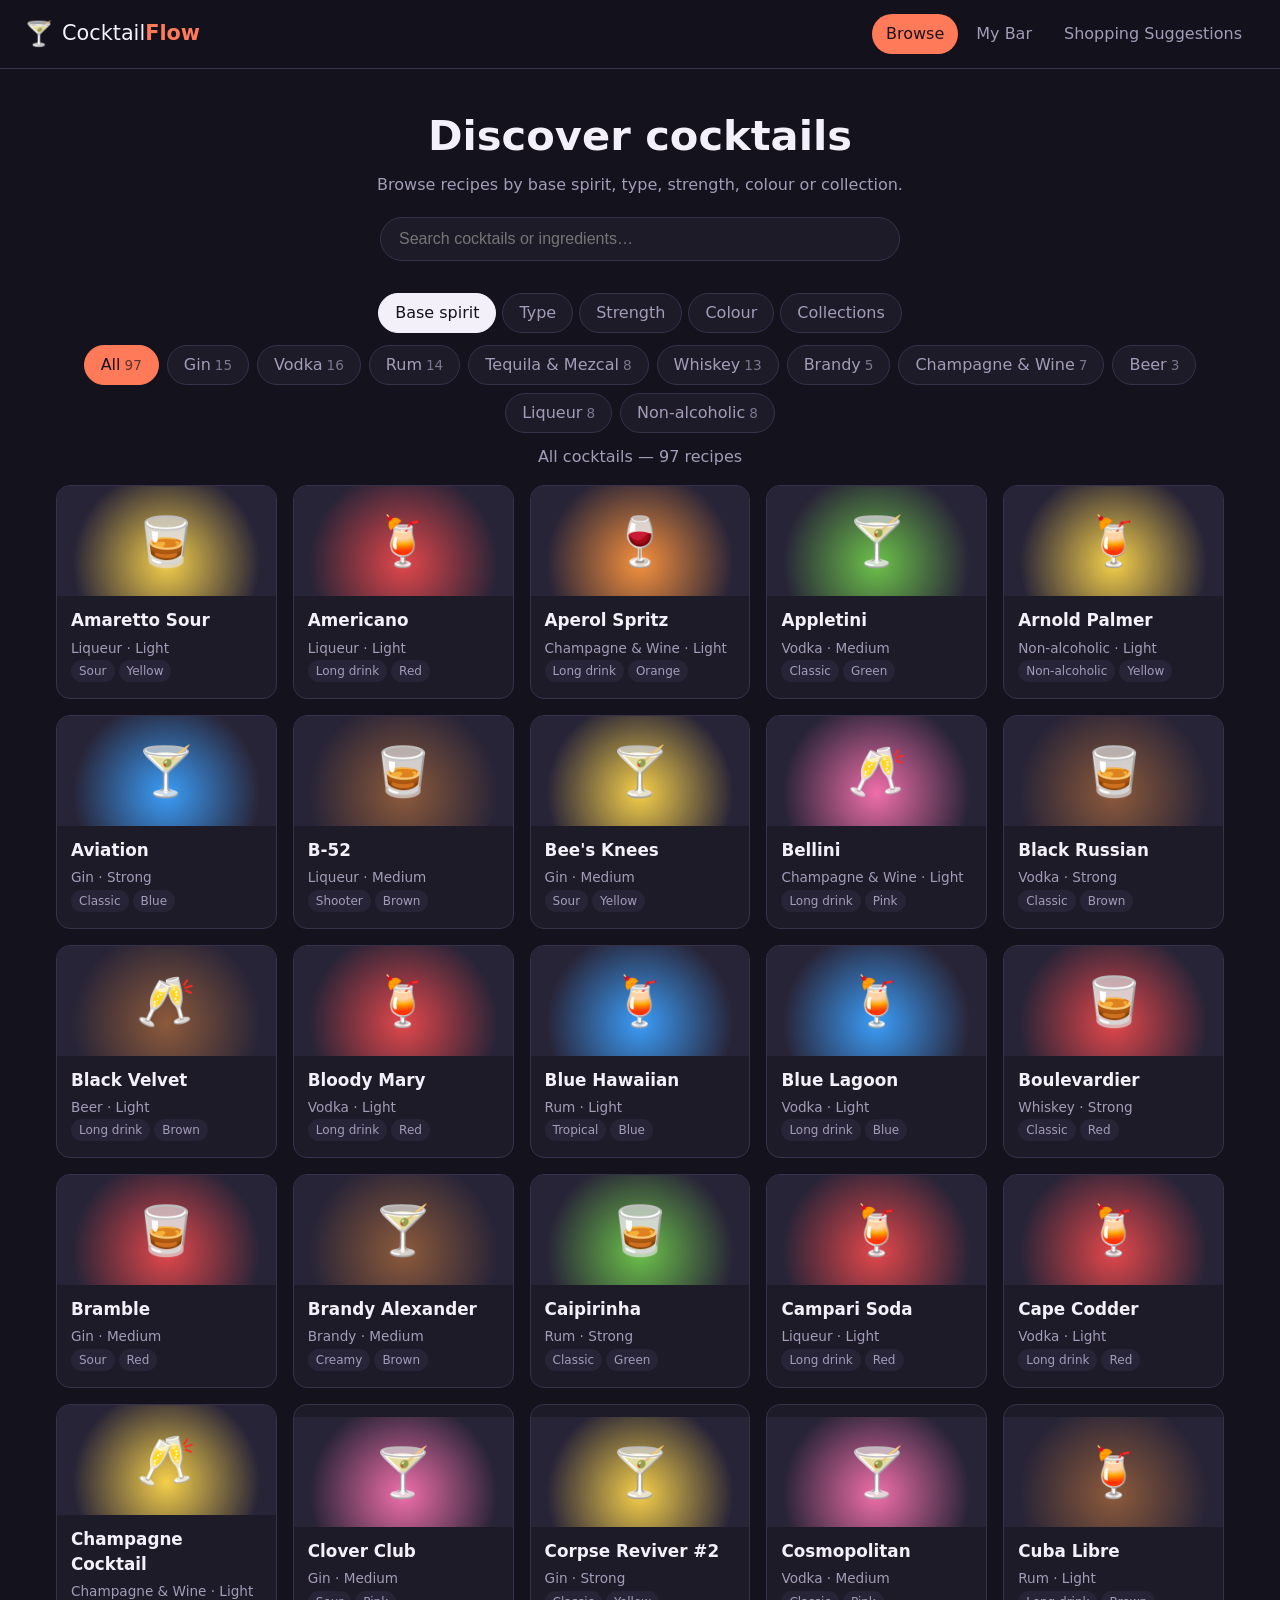
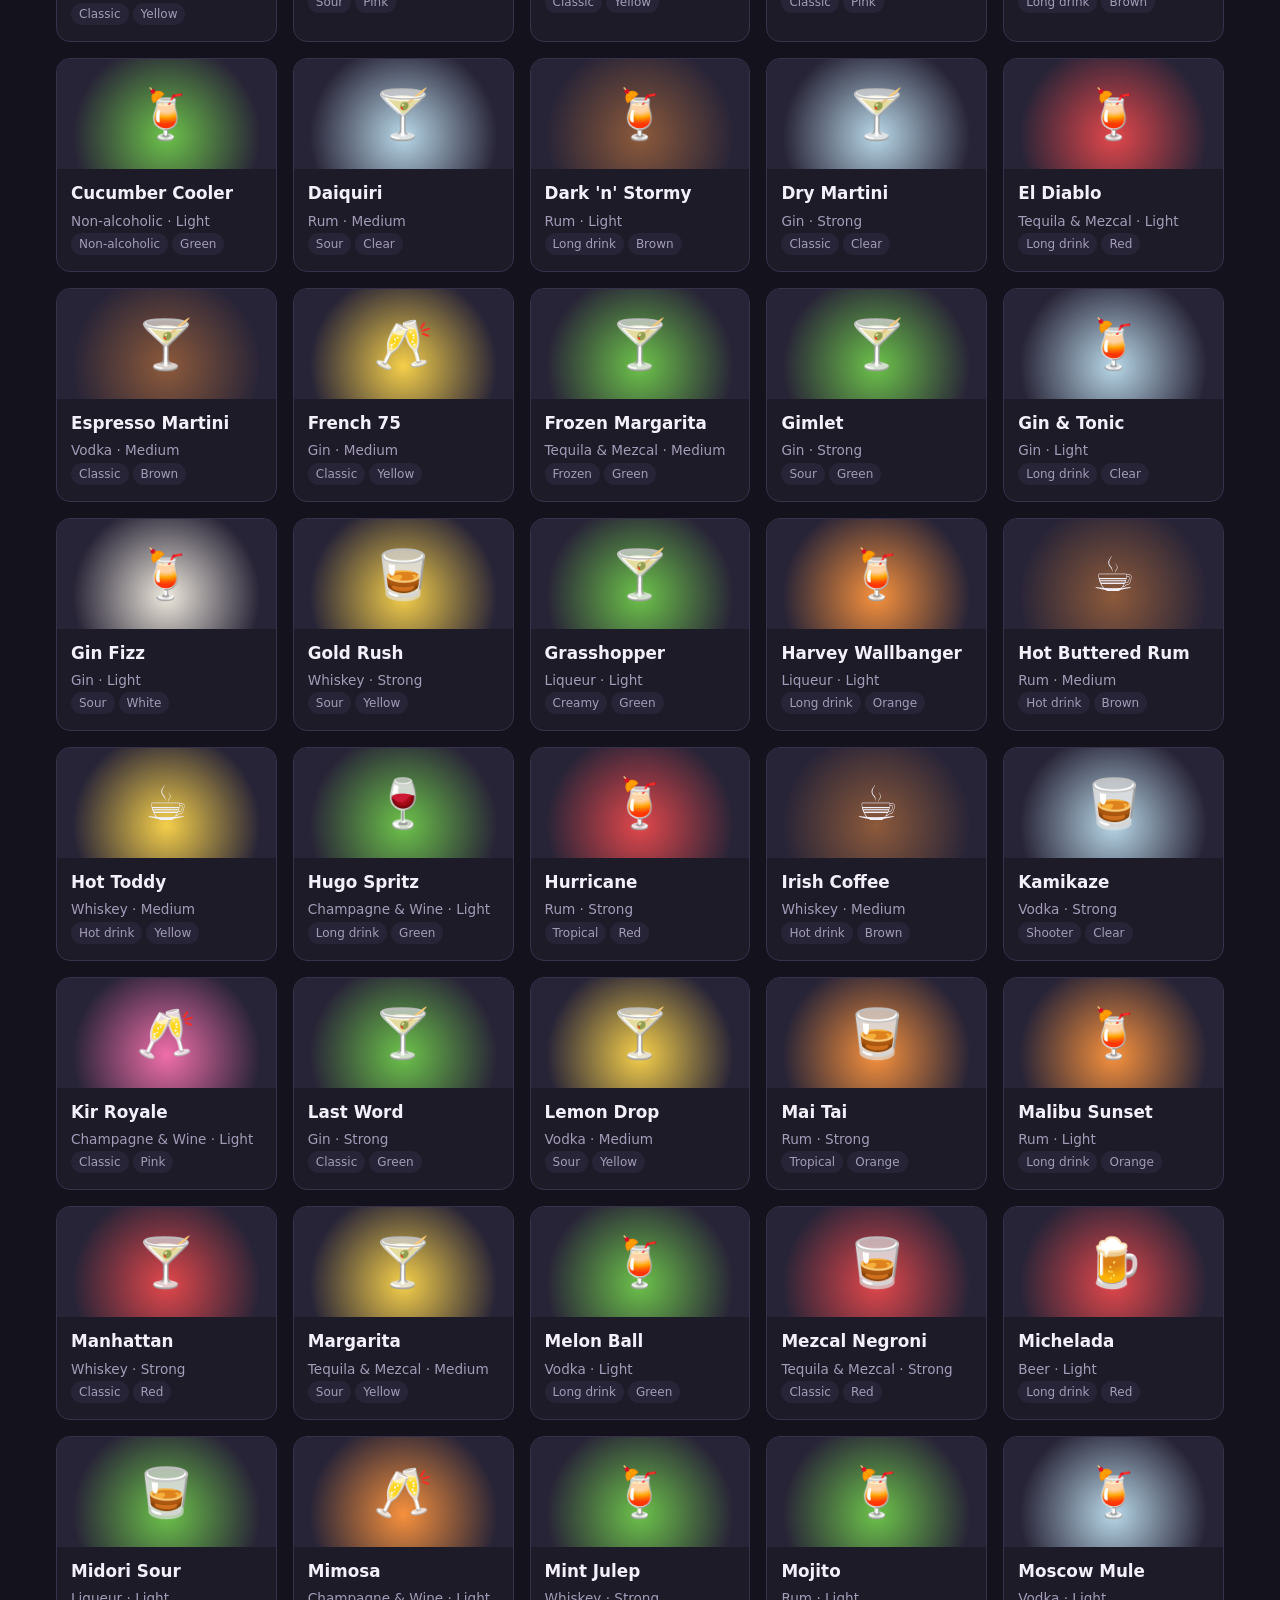
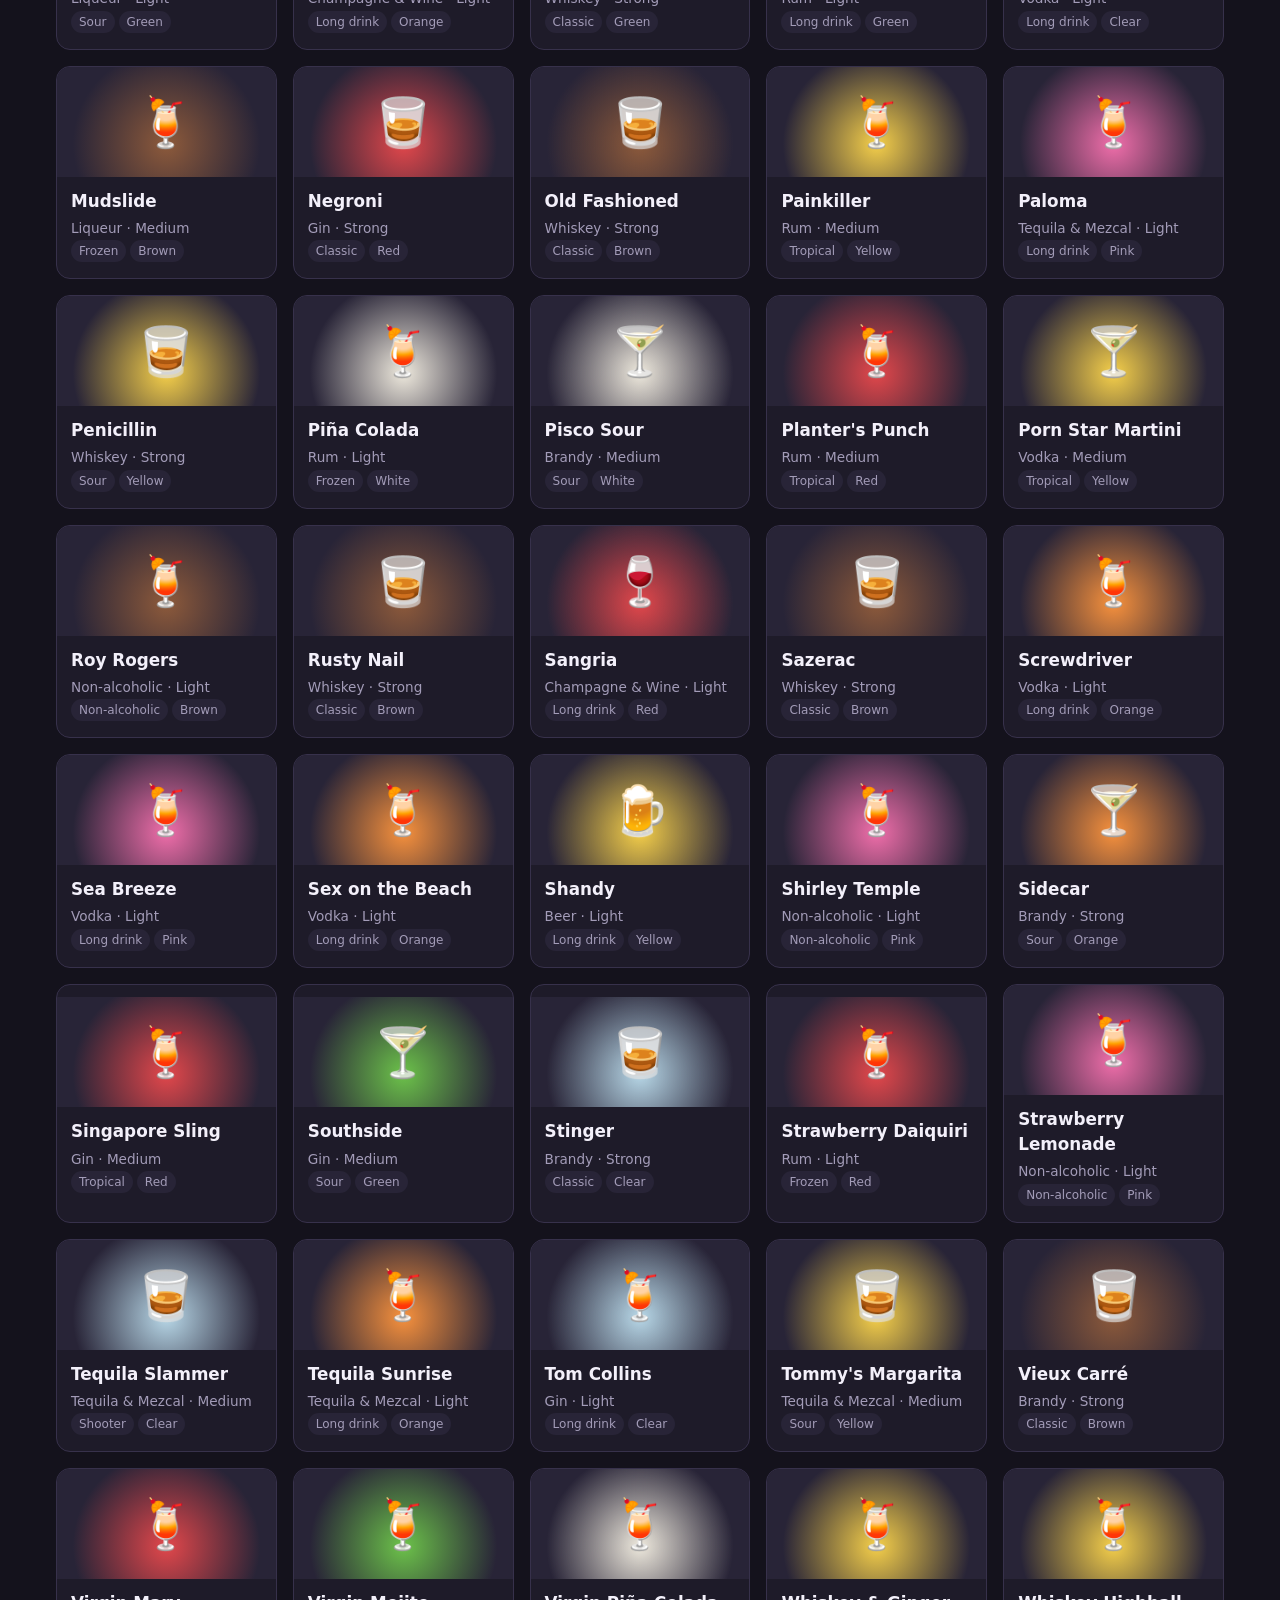
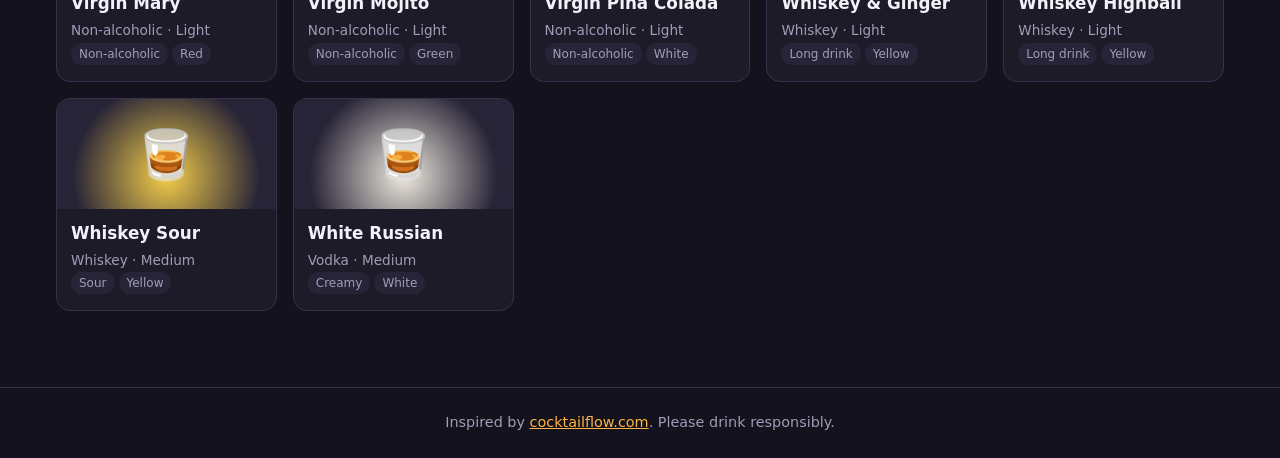
<file: cocktail-flow/index.html>
<!doctype html>
<html lang="en">
<head>
  <meta charset="utf-8">
  <meta name="viewport" content="width=device-width, initial-scale=1">
  <title>Cocktail Flow</title>
  <link rel="stylesheet" href="styles.css">
</head>
<body>
  <header class="site-header">
    <a class="brand" href="#browse">
      <span class="brand-mark" aria-hidden="true">🍸</span>
      <span>Cocktail<strong>Flow</strong></span>
    </a>
    <nav class="main-nav" aria-label="Main">
      <a href="#browse" data-view="browse">Browse</a>
      <a href="#bar" data-view="bar">My Bar</a>
      <a href="#shopping" data-view="shopping">Shopping Suggestions</a>
    </nav>
  </header>

  <main>
    <!-- Browse -->
    <section id="view-browse" class="view" hidden>
      <div class="hero">
        <h1>Discover cocktails</h1>
        <p>Browse recipes by base spirit, type, strength, colour or collection.</p>
        <input id="search" class="search" type="search" placeholder="Search cocktails or ingredients…" aria-label="Search cocktails">
      </div>
      <div class="category-tabs" id="category-tabs" role="tablist"></div>
      <div class="chips" id="category-values"></div>
      <p class="result-count" id="browse-count"></p>
      <div class="grid" id="browse-grid"></div>
    </section>

    <!-- My Bar -->
    <section id="view-bar" class="view" hidden>
      <div class="hero">
        <h1>My Bar</h1>
        <p>Tick what you have at home and see what you can make right now.</p>
      </div>
      <div class="bar-layout">
        <aside class="ingredient-panel" id="ingredient-panel-bar"></aside>
        <div class="bar-results">
          <h2>You can make <span class="pill" id="can-make-count">0</span></h2>
          <div class="grid" id="can-make-grid"></div>
          <h2>Missing just one ingredient <span class="pill muted" id="almost-count">0</span></h2>
          <div class="grid" id="almost-grid"></div>
        </div>
      </div>
    </section>

    <!-- Shopping Suggestions -->
    <section id="view-shopping" class="view" hidden>
      <div class="hero">
        <h1>Shopping Suggestions</h1>
        <p>Tell us what you have. We'll suggest what to buy next to unlock the most cocktails.</p>
      </div>
      <div class="bar-layout">
        <aside class="ingredient-panel" id="ingredient-panel-shop"></aside>
        <div id="shopping-results"></div>
      </div>
    </section>
  </main>

  <!-- Recipe dialog -->
  <dialog id="recipe-dialog" class="recipe-dialog">
    <div id="recipe-content"></div>
  </dialog>

  <footer class="site-footer">
    Inspired by <a href="https://cocktailflow.com/" target="_blank" rel="noopener">cocktailflow.com</a>. Please drink responsibly.
  </footer>

  <script src="data.js"></script>
  <script src="app.js"></script>
</body>
</html>
</file>
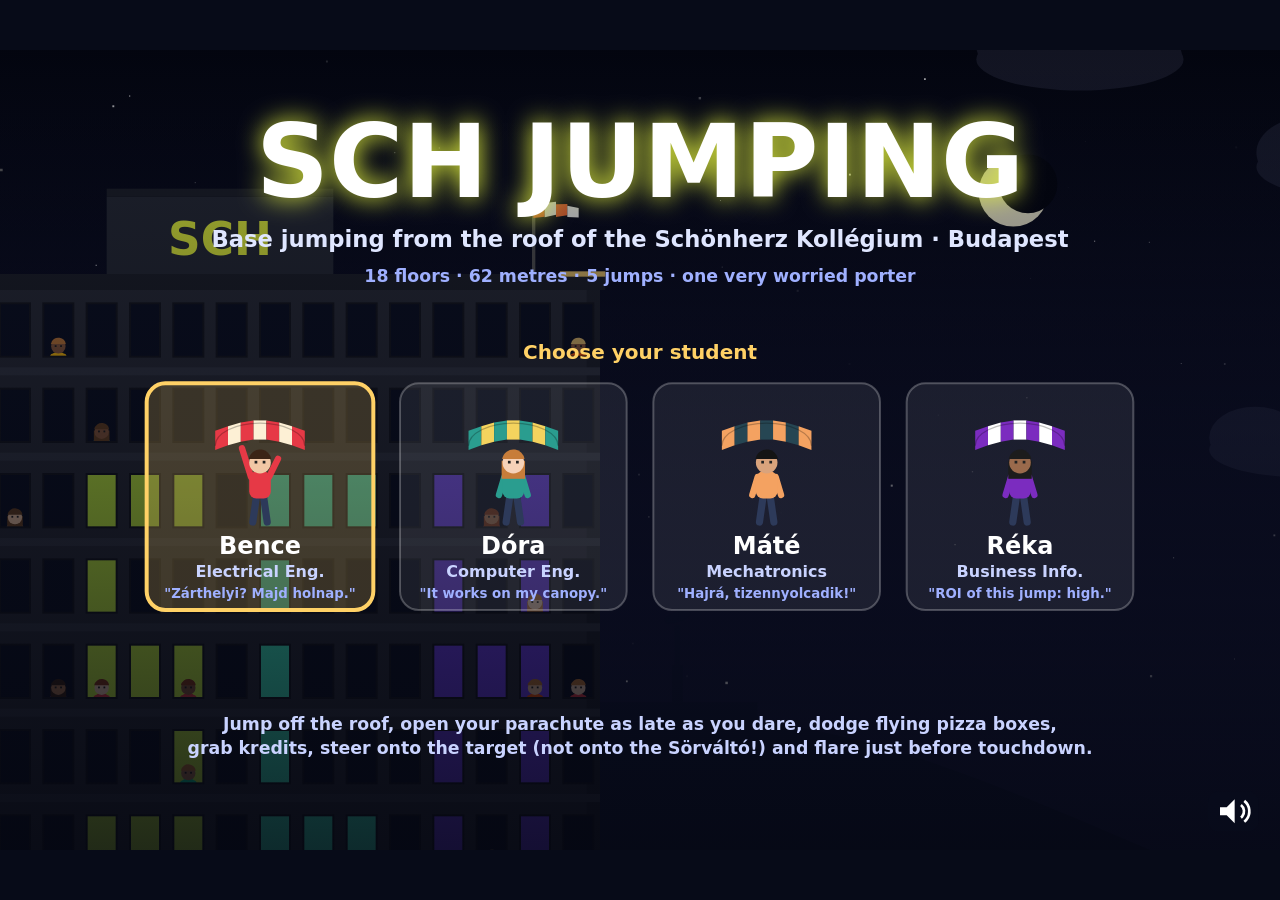
<file: sch-jumping/index.html>
<!doctype html>
<html lang="en">
<head>
<meta charset="utf-8">
<meta name="viewport" content="width=device-width, initial-scale=1, viewport-fit=cover">
<title>SCH Jumping</title>
<style>
  :root {
    --bg: #070b18;
    --fg: #f4f6ff;
    --btn: rgba(255, 255, 255, 0.16);
    --btn-border: rgba(255, 255, 255, 0.55);
    --act: rgba(255, 204, 51, 0.38);
  }
  @media (prefers-color-scheme: dark) {
    :root:not([data-theme="light"]) { --bg: #070b18; --fg: #f4f6ff; }
  }
  :root[data-theme="dark"] { --bg: #070b18; --fg: #f4f6ff; }
  html, body {
    margin: 0; height: 100%; background: var(--bg); color: var(--fg);
    overflow: hidden; touch-action: none; user-select: none; -webkit-user-select: none;
    font-family: system-ui, -apple-system, "Segoe UI", Roboto, sans-serif;
  }
  #wrap { position: fixed; inset: 0; display: flex; align-items: center; justify-content: center; }
  canvas { display: block; touch-action: none; outline: none; }
  #touch {
    position: fixed; left: 0; right: 0; bottom: 0; display: none;
    justify-content: space-between; align-items: flex-end;
    padding: 0 16px calc(16px + env(safe-area-inset-bottom)); pointer-events: none;
  }
  body.touch #touch { display: flex; }
  #touch .steer { display: flex; gap: 14px; }
  #touch button {
    pointer-events: auto; width: 68px; height: 68px; border-radius: 50%;
    background: var(--btn); border: 2px solid var(--btn-border); color: #fff;
    font-size: 26px; font-weight: 700; touch-action: none; -webkit-tap-highlight-color: transparent;
  }
  #touch button.act { width: 92px; height: 92px; background: var(--act); font-size: 15px; letter-spacing: .5px; }
  #touch button.on { background: rgba(255, 255, 255, 0.4); }
</style>
</head>
<body>
<div id="wrap"><canvas id="game" tabindex="0" aria-label="SCH Jumping game"></canvas></div>
<div id="touch">
  <div class="steer">
    <button id="btnL" aria-label="Steer left">◀</button>
    <button id="btnR" aria-label="Steer right">▶</button>
  </div>
  <button id="btnA" class="act" aria-label="Action">JUMP</button>
</div>
<script>
'use strict';
// =====================================================================
//  SCH JUMPING — base jumping from the roof of the Schönherz Kollégium
// =====================================================================

const cvs = document.getElementById('game');
const ctx = cvs.getContext('2d');
const W = 960, H = 600;
let scale = 1, dpr = 1;

function resize() {
  dpr = Math.min(window.devicePixelRatio || 1, 2);
  scale = Math.min(innerWidth / W, innerHeight / H);
  cvs.style.width = W * scale + 'px';
  cvs.style.height = H * scale + 'px';
  cvs.width = Math.round(W * scale * dpr);
  cvs.height = Math.round(H * scale * dpr);
}
addEventListener('resize', resize);
resize();

// ---------- helpers ----------
const clamp = (v, a, b) => Math.max(a, Math.min(b, v));
const lerp = (a, b, t) => a + (b - a) * t;
const rand = (a, b) => a + Math.random() * (b - a);
const pick = arr => arr[Math.floor(Math.random() * arr.length)];
function mulberry32(a) {
  return function () {
    a |= 0; a = a + 0x6D2B79F5 | 0;
    let t = Math.imul(a ^ a >>> 15, 1 | a);
    t = t + Math.imul(t ^ t >>> 7, 61 | t) ^ t;
    return ((t ^ t >>> 14) >>> 0) / 4294967296;
  };
}
function store(key, val) {
  try {
    if (val === undefined) return localStorage.getItem(key);
    localStorage.setItem(key, val);
  } catch (e) { /* storage unavailable */ }
  return null;
}

// ---------- world constants ----------
const PXM = 20;             // pixels per metre
const G = 300;              // gravity (px/s^2) — scaled for gameplay
const VT = 640;             // terminal free-fall speed (px/s)
const VC = 90;              // canopy descent speed (px/s)
const BLD_L = 80, BLD_R = 600;
const GF_H = 90, FLOOR_H = 64, FLOORS = 18, COLS = 16;
const CW = (BLD_R - BLD_L) / COLS;
const ROOF_H = GF_H + FLOORS * FLOOR_H;   // ~62 m, like the real 18-storey tower
const WORLD_W = 1700;
const EDGE_X = BLD_R - 12;

const SURF = [
  { x0: BLD_R, x1: 690, type: 'sidewalk' },
  { x0: 690, x1: 1220, type: 'lawn' },
  { x0: 1220, x1: 1250, type: 'sidewalk' },
  { x0: 1250, x1: 1400, type: 'road' },
  { x0: 1400, x1: WORLD_W, type: 'sidewalk' },
];
const TREES = [{ x: 715, trunk: 46, r: 30 }, { x: 1180, trunk: 60, r: 40 }];

const LEVELS = [
  { name: 'Gólyahét', en: "Freshers' week", sky: ['#5aa9f5', '#d4ecff'], land: '#6fae4a', wind: 12, gust: 8, tx: 870, tr: 95, table: [985, 1160],  throwEvery: 3.2, credits: 6, sun: [780, 110, '#fff6c8'] },
  { name: 'ZH-hét', en: 'Midterm week', sky: ['#2f86dc', '#a9d6ff'], land: '#63a544', wind: 28, gust: 12, tx: 990, tr: 82, table: [750, 892],  throwEvery: 2.2, credits: 7, sun: [620, 70, '#fffbe0'] },
  { name: 'Vizsgaidőszak', en: 'Exam season', sky: ['#6d7885', '#c9d0d8'], land: '#5b8f47', wind: -30, gust: 15, tx: 800, tr: 70, table: [900, 1150],  throwEvery: 1.6, credits: 8, gloom: true },
  { name: 'Schönherz Qpa', en: 'Party week · Mátrix night', sky: ['#03050f', '#1b1f4a'], land: '#2f4a2c', wind: 40, gust: 18, tx: 1060, tr: 60, table: [760, 975],  throwEvery: 1.1, credits: 9, night: true, matrix: true, moon: [760, 90] },
  { name: 'Diplomaosztó', en: 'Graduation day', sky: ['#e9774f', '#ffd29a'], land: '#6a9a45', wind: -42, gust: 22, tx: 920, tr: 50, table: [990, 1160],  throwEvery: 1.3, credits: 10, sun: [820, 380, '#fff0c0'] },
];

const STUDENTS = [
  { name: 'Bence', major: 'Electrical Eng.', quote: '"Zárthelyi? Majd holnap."', hoodie: '#e63946', hair: '#3b2416', skin: '#f1c7a5', canopy: ['#e63946', '#fdf0d5'] },
  { name: 'Dóra', major: 'Computer Eng.', quote: '"It works on my canopy."', hoodie: '#2a9d8f', hair: '#c77d3a', skin: '#f6d2b8', long: true, canopy: ['#2a9d8f', '#f4d35e'] },
  { name: 'Máté', major: 'Mechatronics', quote: '"Hajrá, tizennyolcadik!"', hoodie: '#f4a261', hair: '#141414', skin: '#d9a37c', canopy: ['#f4a261', '#264653'] },
  { name: 'Réka', major: 'Business Info.', quote: '"ROI of this jump: high."', hoodie: '#7b2cbf', hair: '#1c1c1c', skin: '#9a6a4c', long: true, canopy: ['#7b2cbf', '#ffffff'] },
];

const HAIRS = ['#1c1c1c', '#3b2416', '#6b4423', '#c77d3a', '#e8c170', '#8a3b1b'];
const SKINS = ['#f6d2b8', '#f1c7a5', '#d9a37c', '#b07a55', '#8d5b3e'];
const SHIRTS = ['#e63946', '#457b9d', '#2a9d8f', '#f4a261', '#8338ec', '#ffbe0b', '#3a86ff', '#fb5607', '#6c757d', '#06d6a0'];
const TABLE_CHEERS = ['Egészségedre!', 'Gyorsabban!', 'Hajrá, csapat!', 'Igyál már!', 'Húzd le!'];
const BROKEN_CHEERS = ['A SÖRVÁLTÓ!!', 'Ki fizeti az asztalt?', 'Még egy kört!', 'Ez nem számít!', 'Az én sörööm!'];
const CHEERS = ['Hajrá!', 'Gyerünk!', 'Ez az!', 'Húzd meg!', 'SCH! SCH!', 'Nyomjad!'];

// ---------- game state ----------
let state = 'title';      // title | play | result | final
let sel = 0;              // selected student
let lvl = LEVELS[3];
let levelIdx = 0;
let runResults = [];
let best = parseInt(store('schjumping.best') || '0', 10) || 0;
let P, coins, items, warns, particles, floaters, crowd, residents, bubbles;
let table = null;
let throwTimer = 0, landT = 0, shake = 0, result = null, stats = null;
let camX = 150, camH = ROOF_H + 180 - H;
let gt = 0, power = 0, steer = 0;
let muted = store('schjumping.muted') === '1';
const keys = {};
const touchSteer = { l: false, r: false };

// ambient (deterministic background)
const bgRng = mulberry32(1848);
const clouds = Array.from({ length: 9 }, () => ({ x: bgRng() * 1600, y: 300 + bgRng() * 1100, s: 0.6 + bgRng() * 0.9, p: 0.25 + bgRng() * 0.3 }));
const midBlocks = [];
for (let x = -200; x < 2200;) { const w = 60 + bgRng() * 110; midBlocks.push({ x, w, h: 70 + bgRng() * 150, seed: bgRng() }); x += w + 10 + bgRng() * 30; }
const stars = Array.from({ length: 90 }, () => ({ x: bgRng() * W, y: bgRng() * H * 0.8, s: bgRng() * 1.6 + 0.3, tw: bgRng() * 6 }));
let tramX = -600;

// ---------- audio ----------
let AC = null, windGain = null, noiseBuf = null;
function initAudio() {
  if (AC) { if (AC.state === 'suspended') AC.resume(); return; }
  try {
    AC = new (window.AudioContext || window.webkitAudioContext)();
    noiseBuf = AC.createBuffer(1, AC.sampleRate * 2, AC.sampleRate);
    const d = noiseBuf.getChannelData(0);
    for (let i = 0; i < d.length; i++) d[i] = Math.random() * 2 - 1;
    const src = AC.createBufferSource(); src.buffer = noiseBuf; src.loop = true;
    const lp = AC.createBiquadFilter(); lp.type = 'lowpass'; lp.frequency.value = 700;
    windGain = AC.createGain(); windGain.gain.value = 0;
    src.connect(lp); lp.connect(windGain); windGain.connect(AC.destination); src.start();
  } catch (e) { AC = null; }
}
function blip(freq, dur, type = 'square', vol = 0.08, slide = 0) {
  if (!AC || muted) return;
  const t = AC.currentTime, o = AC.createOscillator(), g = AC.createGain();
  o.type = type; o.frequency.setValueAtTime(freq, t);
  if (slide) o.frequency.exponentialRampToValueAtTime(Math.max(40, freq + slide), t + dur);
  g.gain.setValueAtTime(vol, t); g.gain.exponentialRampToValueAtTime(0.0001, t + dur);
  o.connect(g); g.connect(AC.destination); o.start(t); o.stop(t + dur + 0.02);
}
function noise(dur, freq, q = 1, vol = 0.2) {
  if (!AC || muted) return;
  const t = AC.currentTime, s = AC.createBufferSource(), f = AC.createBiquadFilter(), g = AC.createGain();
  s.buffer = noiseBuf; f.type = 'bandpass'; f.frequency.value = freq; f.Q.value = q;
  g.gain.setValueAtTime(vol, t); g.gain.exponentialRampToValueAtTime(0.0001, t + dur);
  s.connect(f); f.connect(g); g.connect(AC.destination); s.start(t); s.stop(t + dur + 0.05);
}
const sfx = {
  jump: () => blip(300, 0.25, 'triangle', 0.12, 400),
  pop: () => { noise(0.25, 900, 0.8, 0.35); blip(160, 0.15, 'sine', 0.15, -60); },
  coin: () => { blip(988, 0.08, 'square', 0.06); setTimeout(() => blip(1319, 0.14, 'square', 0.06), 70); },
  hit: () => { blip(180, 0.2, 'sawtooth', 0.1, -120); noise(0.12, 500, 1, 0.15); },
  thud: () => { blip(110, 0.2, 'sine', 0.25, -50); noise(0.15, 200, 0.7, 0.25); },
  crash: () => { noise(0.8, 150, 0.5, 0.5); blip(90, 0.6, 'sawtooth', 0.12, -60); },
  cheer: () => { noise(1.4, 1600, 0.6, 0.18); noise(1.1, 2600, 0.8, 0.1); for (let i = 0; i < 5; i++) setTimeout(() => blip(700 + Math.random() * 600, 0.08, 'triangle', 0.04), i * 140); },
  beep: () => blip(1200, 0.06, 'square', 0.05),
  honk: () => { blip(420, 0.35, 'square', 0.08); blip(520, 0.35, 'square', 0.06); },
};

// ---------- level setup ----------
function windNow() {
  return lvl.wind + Math.sin(gt * 0.8) * lvl.gust * 0.6 + Math.sin(gt * 2.3 + 1) * lvl.gust * 0.4;
}
function surfaceAt(x) {
  for (const s of SURF) if (x >= s.x0 && x < s.x1) return s.type;
  return 'sidewalk';
}
function randomPerson(extra) {
  return Object.assign({ hair: pick(HAIRS), skin: pick(SKINS), hoodie: pick(SHIRTS), long: Math.random() < 0.45 }, extra);
}
function makeResidents() {
  const r = new Map();
  for (let row = 0; row < FLOORS; row++) for (let c = 0; c < COLS; c++)
    if (Math.random() < 0.11) r.set(row * COLS + c, randomPerson({ phase: Math.random() * 6 }));
  return r;
}
function makeCrowd(L) {
  const out = [];
  let tries = 0;
  while (out.length < 7 && tries++ < 300) {
    const x = rand(700, 1210);
    if (Math.abs(x - L.tx) < L.tr + 22) continue;
    if (TREES.some(t => Math.abs(t.x - x) < 14)) continue;
    if (L.table && x > L.table[0] - 16 && x < L.table[1] + 16) continue;
    if (out.some(o => Math.abs(o.x - x) < 22)) continue;
    out.push(randomPerson({ x, phase: Math.random() * 6, mood: 'idle', jumpT: 0 }));
  }
  return out;
}
// Sörváltó: two teams on either side of a long table, drinking in relay
function makeTable(L) {
  const [x0, x1] = L.table;
  const n = Math.floor((x1 - x0 - 10) / 14);
  const back = [], front = [];
  // two teams (red vs blue shirts), each in two ranks waiting their turn
  for (let i = 0; i < n; i++) {
    const team = i < n / 2 ? '#d62828' : '#1d4ed8';
    front.push(randomPerson({ x: x0 + 10 + i * 14, hoodie: team, phase: Math.random() * 6 }));
    back.push(randomPerson({ x: x0 + 17 + i * 14, hoodie: team, phase: Math.random() * 6 }));
  }
  return { x0, x1, n, back, front, broken: false, bx: 0, breakT: 0, relay: Math.random() * n };
}
function makeCoins(L) {
  const n = L.credits, out = [];
  for (let i = 0; i < n; i++) {
    const f = (i + 0.5) / n;
    out.push({ x: clamp(lerp(700, L.tx, f) + rand(-110, 110), 650, 1400), h: ROOF_H - 170 - f * (ROOF_H - 330), got: false, ph: Math.random() * 6 });
  }
  return out;
}
function startLevel(i) {
  levelIdx = i; lvl = LEVELS[i];
  P = { x: EDGE_X, h: ROOF_H, vx: 0, vd: 0, phase: 'ready', t: 0, deployT: 0, flareT: 0, flared: false, stallT: 0, rot: 0, spin: 0, openAlt: null, beepT: 0 };
  coins = makeCoins(lvl); items = []; warns = []; particles = []; floaters = []; bubbles = [];
  crowd = makeCrowd(lvl); residents = makeResidents(); table = makeTable(lvl);
  throwTimer = lvl.throwEvery + 1.5; landT = 0; shake = 0; result = null;
  stats = { coins: 0, hits: 0 };
  camX = clamp(P.x - W * 0.45, 0, WORLD_W - W); camH = clamp(P.h - H * 0.62, -70, ROOF_H + 180 - H);
  state = 'play';
  updateActionLabel();
}
function goTitle() {
  state = 'title'; lvl = LEVELS[3];
  P = { x: EDGE_X, h: ROOF_H, vx: 0, vd: 0, phase: 'ready', t: 0, rot: 0, spin: 0 };
  coins = []; items = []; warns = []; particles = []; floaters = []; bubbles = [];
  crowd = makeCrowd(lvl); residents = makeResidents(); table = makeTable(lvl);
  camX = 150; camH = ROOF_H + 180 - H;
  updateActionLabel();
}

// ---------- input ----------
function action() {
  initAudio();
  if (state === 'title') { runResults = []; startLevel(0); return; }
  if (state === 'result') {
    if (levelIdx < LEVELS.length - 1) startLevel(levelIdx + 1);
    else finishRun();
    return;
  }
  if (state === 'final') { goTitle(); return; }
  if (state !== 'play') return;
  if (P.phase === 'ready') doJump();
  else if (P.phase === 'free') deploy();
  else if (P.phase === 'canopy' && !P.flared) { P.flared = true; P.flareT = 1.2; blip(500, 0.15, 'triangle', 0.06, -200); }
  updateActionLabel();
}
function updateActionLabel() {
  const b = document.getElementById('btnA');
  let t = 'GO';
  if (state === 'play') t = { ready: 'JUMP', free: 'OPEN', deploy: 'OPEN', canopy: 'FLARE', done: '…' }[P.phase] || 'GO';
  else if (state === 'title') t = 'START';
  else if (state === 'result') t = 'NEXT';
  else if (state === 'final') t = 'AGAIN';
  b.textContent = t;
}
function doJump() {
  P.phase = 'free'; P.t = 0;
  P.vx = 40 + 130 * power; P.vd = -150;
  sfx.jump();
  floater(P.x, P.h + 50, power > 0.85 ? 'Great exit!' : power < 0.3 ? 'Weak exit…' : 'Go!', '#fff');
}
function deploy() {
  P.phase = 'deploy'; P.deployT = 0; P.openAlt = P.h;
  P.vx += rand(-25, 25);
  sfx.pop();
}
addEventListener('keydown', e => {
  const k = e.key;
  if (k === ' ' || k === 'Enter' || k.startsWith('Arrow')) e.preventDefault();
  if (keys[k]) return;
  keys[k] = true;
  if (state === 'title') {
    if (k === 'ArrowLeft' || k === 'a' || k === 'A') { sel = (sel + STUDENTS.length - 1) % STUDENTS.length; sfx.beep(); initAudio(); }
    if (k === 'ArrowRight' || k === 'd' || k === 'D') { sel = (sel + 1) % STUDENTS.length; sfx.beep(); initAudio(); }
  }
  if (k === ' ' || k === 'Enter') action();
  if (k === 'm' || k === 'M') toggleMute();
  if (k === 'Escape') goTitle();
});
addEventListener('keyup', e => { keys[e.key] = false; });
addEventListener('blur', () => { for (const k in keys) keys[k] = false; touchSteer.l = touchSteer.r = false; });
function toggleMute() { muted = !muted; store('schjumping.muted', muted ? '1' : '0'); if (windGain) windGain.gain.value = 0; }

function toLogical(e) {
  const r = cvs.getBoundingClientRect();
  return { x: (e.clientX - r.left) / r.width * W, y: (e.clientY - r.top) / r.height * H };
}
const MUTE_BTN = { x: 906, y: H - 44, w: 38, h: 30 };
function cardRect(i) { return { x: 110 + i * 190, y: 250, w: 170, h: 170 }; }
cvs.addEventListener('pointerdown', e => {
  e.preventDefault();
  cvs.focus();
  if (e.pointerType === 'touch') document.body.classList.add('touch');
  const p = toLogical(e);
  if (p.x >= MUTE_BTN.x && p.x <= MUTE_BTN.x + MUTE_BTN.w && p.y >= MUTE_BTN.y && p.y <= MUTE_BTN.y + MUTE_BTN.h) { initAudio(); toggleMute(); return; }
  if (state === 'title') {
    for (let i = 0; i < STUDENTS.length; i++) {
      const c = cardRect(i);
      if (p.x >= c.x && p.x <= c.x + c.w && p.y >= c.y && p.y <= c.y + c.h) {
        initAudio();
        if (sel === i) action(); else { sel = i; sfx.beep(); }
        return;
      }
    }
  }
  action();
});
function holdButton(id, on, off) {
  const b = document.getElementById(id);
  const down = e => { e.preventDefault(); b.classList.add('on'); on(); };
  const up = e => { e.preventDefault(); b.classList.remove('on'); off(); };
  b.addEventListener('pointerdown', down);
  b.addEventListener('pointerup', up);
  b.addEventListener('pointercancel', up);
  b.addEventListener('pointerleave', up);
}
holdButton('btnL', () => {
  touchSteer.l = true;
  if (state === 'title') { sel = (sel + STUDENTS.length - 1) % STUDENTS.length; initAudio(); sfx.beep(); }
}, () => { touchSteer.l = false; });
holdButton('btnR', () => {
  touchSteer.r = true;
  if (state === 'title') { sel = (sel + 1) % STUDENTS.length; initAudio(); sfx.beep(); }
}, () => { touchSteer.r = false; });
holdButton('btnA', () => action(), () => {});
if (matchMedia('(pointer: coarse)').matches) document.body.classList.add('touch');

// ---------- effects ----------
function floater(x, h, text, color, size = 18) { floaters.push({ x, h, text, color, size, life: 1.4 }); }
function burst(x, h, n, colors, speed = 160, g = 300) {
  for (let i = 0; i < n; i++) {
    const a = Math.random() * Math.PI * 2, s = Math.random() * speed;
    particles.push({ x, h, vx: Math.cos(a) * s, vh: Math.sin(a) * s + speed * 0.4, life: rand(0.6, 1.4), max: 1.4, c: pick(colors), size: rand(2, 5), g });
  }
}

// ---------- update ----------
function update(dt) {
  gt += dt;
  const w = lvl ? windNow() : 0;
  for (const c of clouds) { c.x += (w * 0.6 + 6) * dt * c.s; if (c.x > 1800) c.x -= 2000; if (c.x < -200) c.x += 2000; }
  tramX += 90 * dt; if (tramX > 2600) tramX = -900;

  for (const p of particles) { p.vh -= p.g * dt; p.x += p.vx * dt; p.h += p.vh * dt; p.life -= dt; if (p.h < 0 && p.g > 0) { p.h = 0; p.vh *= -0.3; p.vx *= 0.6; } }
  particles = particles.filter(p => p.life > 0);
  for (const f of floaters) { f.h += 40 * dt; f.life -= dt; }
  floaters = floaters.filter(f => f.life > 0);
  for (const b of bubbles) b.life -= dt;
  bubbles = bubbles.filter(b => b.life > 0);
  for (const c of crowd) {
    if (c.jumpT > 0) c.jumpT -= dt;
    if (state === 'play' && P.phase !== 'done' && P.phase !== 'ready' && P.h < 700 && Math.random() < dt * 0.25 && bubbles.length < 3)
      bubbles.push({ who: c, text: pick(CHEERS), life: 1.6 });
  }
  if (table) {
    if (table.broken) table.breakT += dt;
    else table.relay += dt * 1.3;
    if (bubbles.length < 4 && Math.random() < dt * (table.broken ? 1.5 : 0.35)) {
      const row = Math.random() < 0.5 ? table.back : table.front;
      bubbles.push({ who: pick(row), text: pick(table.broken ? BROKEN_CHEERS : TABLE_CHEERS), life: 1.6 });
    }
  }
  if (shake > 0) shake = Math.max(0, shake - dt * 2.5);

  if (state === 'title') { P.t += dt; return; }
  if (state !== 'play' && state !== 'result') return;

  steer = ((keys.ArrowRight || keys.d || keys.D || touchSteer.r) ? 1 : 0) - ((keys.ArrowLeft || keys.a || keys.A || touchSteer.l) ? 1 : 0);
  P.t += dt;

  if (P.phase === 'ready') {
    power = (Math.sin(P.t * 3.4 - Math.PI / 2) + 1) / 2;
  } else if (P.phase === 'free' || P.phase === 'deploy' || P.phase === 'canopy') {
    physics(dt, w);
    throwing(dt);
  } else if (P.phase === 'done') {
    landT += dt;
    if (landT > 1.6 && state === 'play') { state = 'result'; updateActionLabel(); }
  }

  for (const it of items) {
    it.vh -= it.g * dt; it.x += it.vx * dt; it.h += it.vh * dt; it.rot += it.spin * dt;
  }
  items = items.filter(it => it.h > -20 && it.x < WORLD_W + 50);
  for (const wn of warns) wn.t -= dt;
  for (const wn of warns) if (wn.t <= 0 && !wn.fired) { wn.fired = true; spawnItem(wn); }
  warns = warns.filter(wn => wn.t > -0.8);

  // camera
  const tcx = clamp(P.x - W * 0.45, 0, WORLD_W - W);
  const tch = clamp(P.h - H * 0.62, -70, ROOF_H + 180 - H);
  camX = lerp(camX, tcx, Math.min(1, dt * 4));
  camH = lerp(camH, tch, Math.min(1, dt * 6));

  // wind audio
  if (windGain && AC) {
    const target = muted ? 0 : (P.phase === 'free' || P.phase === 'deploy') ? clamp(Math.abs(P.vd) / VT, 0, 1) * 0.35 : P.phase === 'canopy' ? 0.04 : 0;
    windGain.gain.value = lerp(windGain.gain.value, target, Math.min(1, dt * 5));
  }
}

function physics(dt, w) {
  if (P.phase === 'free') {
    P.vd += (G - G * (P.vd * Math.abs(P.vd)) / (VT * VT)) * dt;
    P.vx += steer * 180 * dt;
    P.vx += (w * 0.25 - P.vx) * 0.5 * dt;
    P.vx = clamp(P.vx, -200, 200);
    P.rot = lerp(P.rot, clamp(P.vx / 900, -0.35, 0.35), dt * 3);
    const alt = P.h / PXM;
    if (alt < 26 && P.h > 0) { P.beepT -= dt; if (P.beepT <= 0) { sfx.beep(); P.beepT = alt < 16 ? 0.12 : 0.25; } }
  } else if (P.phase === 'deploy') {
    P.deployT += dt;
    const f = clamp((P.deployT - 0.15) / 0.45, 0, 1);
    P.vd += G * (1 - f) * dt;
    P.vd += (VC - P.vd) * f * 7 * dt;
    P.vx += (w + steer * 60 - P.vx) * 0.8 * dt;
    P.rot = lerp(P.rot, 0, dt * 5);
    if (P.deployT > 0.8) P.phase = 'canopy', updateActionLabel();
  } else if (P.phase === 'canopy') {
    let target = VC, rate = 2.5;
    if (P.flareT > 0) {
      P.flareT -= dt; target = 35; rate = 6;
      if (P.flareT <= 0) { P.stallT = 0.9; floater(P.x, P.h + 90, 'Stall!', '#ffb3b3', 16); }
    } else if (P.stallT > 0) { P.stallT -= dt; target = 200; }
    P.vd += (target - P.vd) * rate * dt;
    const vxT = P.flareT > 0 ? w * 0.6 + steer * 40 : w + steer * 120;
    P.vx += (vxT - P.vx) * 1.8 * dt;
    P.rot = lerp(P.rot, clamp(-P.vx / 600 + steer * 0.15, -0.3, 0.3), dt * 3);
  }
  if (P.spin > 0) P.spin = Math.max(0, P.spin - dt);

  P.x += P.vx * dt;
  P.h -= P.vd * dt;
  if (P.x > WORLD_W - 20) { P.x = WORLD_W - 20; P.vx = Math.min(0, P.vx); }

  // collisions
  const halfW = P.phase === 'canopy' || (P.phase === 'deploy' && P.deployT > 0.35) ? 38 : 9;
  if (P.h < ROOF_H - 4 && P.x - halfW < BLD_R) {
    return crash(halfW > 9 ? 'Canopy wrapped around the facade!' : 'You smacked into the Schönherz facade!', 'wall');
  }
  for (const t of TREES) {
    const cx = t.x, ch = t.trunk + t.r;
    if (Math.hypot(P.x - cx, P.h + 15 - ch) < t.r + 6) return stuck(t);
  }
  if (!table.broken && P.h <= TABLE_H && P.x > table.x0 && P.x < table.x1) return sorvalto();
  for (const c of coins) {
    if (!c.got && Math.hypot(P.x - c.x, P.h + 17 - c.h) < 26) {
      c.got = true; stats.coins++; sfx.coin();
      floater(c.x, c.h + 10, '+50 kredit', '#ffd166', 16);
      burst(c.x, c.h, 10, ['#ffd166', '#fff3b0'], 90, 0);
    }
  }
  for (const it of items) {
    if (!it.hit && Math.hypot(P.x - it.x, P.h + 17 - it.h) < 22) {
      it.hit = true; stats.hits++; sfx.hit();
      it.vx = -it.vx * 0.4; it.vh = 120; it.spin *= -2;
      P.vx += it.vx < 0 ? 50 : -50; P.spin = 0.8;
      floater(P.x, P.h + 55, it.label + ' −50', '#ff8fa3', 16);
    }
  }
  if (P.h <= 0) { P.h = 0; land(); }
}

function throwing(dt) {
  throwTimer -= dt;
  if (throwTimer > 0 || P.h < 160) return;
  throwTimer = lvl.throwEvery * rand(0.7, 1.3);
  const rows = [];
  for (let r = 0; r < FLOORS; r++) {
    const wh = GF_H + r * FLOOR_H + FLOOR_H / 2;
    if (wh < P.h - 120 && wh > P.h - 380) rows.push(r);
  }
  if (!rows.length) return;
  const row = pick(rows), col = COLS - 1 - Math.floor(Math.random() * 4);
  warns.push({ row, col, t: 0.55, fired: false, who: randomPerson() });
}
function spawnItem(wn) {
  const kinds = [
    { k: 'pizza', label: 'Pizza box', g: 320 },
    { k: 'book', label: 'Textbook', g: 320 },
    { k: 'plane', label: 'Paper plane', g: 30 },
    { k: 'zh', label: 'Failed ZH', g: 120 },
  ];
  const kd = pick(kinds);
  items.push({
    k: kd.k, label: kd.label, g: kd.g,
    x: BLD_L + (wn.col + 0.5) * CW, h: GF_H + wn.row * FLOOR_H + FLOOR_H / 2,
    vx: rand(170, 320), vh: kd.k === 'plane' ? rand(-30, 10) : rand(40, 140),
    rot: 0, spin: kd.k === 'plane' ? 0 : rand(-8, 8), hit: false,
  });
}

// ---------- outcomes ----------
function freefallPoints() {
  if (P.openAlt == null) return 0;
  return Math.round(1500 * Math.pow(1 - clamp(P.openAlt / ROOF_H, 0, 1), 3));
}
function endJump(res) {
  P.phase = 'done'; landT = 0; result = res; P.vx = 0; P.vd = 0;
  runResults[levelIdx] = res.total;
  updateActionLabel();
}
function crash(reason, how) {
  sfx.crash(); shake = 1;
  burst(P.x, P.h + 10, 24, ['#ffffff', '#cccccc', '#ffd166'], 200);
  for (const c of crowd) c.mood = 'shock';
  P.crashHow = how;
  endJump({ kind: 'crash', title: 'OUCH!', sub: reason, lines: [['Freefall bonus', 0], ['Ambulance to Szent Imre kórház', 0]], total: 0 });
}
function stuck(tree) {
  sfx.thud();
  P.tree = tree; P.x = clamp(P.x, tree.x - tree.r * 0.6, tree.x + tree.r * 0.6); P.h = tree.trunk + tree.r * 0.8;
  burst(P.x, P.h + 20, 16, ['#3e7b2e', '#5aa041', '#2d5e22'], 120);
  for (const c of crowd) c.mood = 'shock';
  const ff = freefallPoints(), cr = stats.coins * 50, hp = -stats.hits * 50;
  const lines = [['Freefall bonus', ff], ['Kredits collected', cr]];
  if (stats.hits) lines.push(['Hit by flying objects', hp]);
  lines.push(['Stuck in a tree — no landing points', 0]);
  endJump({ kind: 'stuck', title: 'STUCK IN A TREE', sub: 'The porter is fetching a ladder…', lines, total: Math.max(0, ff + cr + hp) });
}
const TABLE_H = 22;
function sorvalto() {
  const v = P.vd;
  table.broken = true;
  table.bx = clamp(P.x, table.x0 + 24, table.x1 - 24);
  P.x = table.bx; P.h = 4;
  sfx.crash(); shake = 0.8;
  setTimeout(() => sfx.cheer(), 350);
  burst(table.bx, TABLE_H, 60, ['#f2b705', '#ffd166', '#fff8e1', '#ffffff', '#c98a00'], 230);
  burst(table.bx, TABLE_H, 14, ['#8b5a2b', '#a0703f'], 180);
  for (const q of table.back.concat(table.front)) q.foam = Math.random() < 0.6;
  for (const c of crowd) c.mood = 'shock';
  bubbles.length = 0;
  bubbles.push({ who: table.front[Math.floor(table.n / 4)], text: 'A SÖRVÁLTÓ!!', life: 2.5 });
  if (P.phase === 'free' || v > 240) {
    P.crashHow = 'ground';
    return endJump({ kind: 'crash', title: 'OUCH!', sub: 'Straight through the Sörváltó table at ' + Math.round(v / PXM * 3.6) + ' km/h.', lines: [['Freefall bonus', 0], ['Sörváltó table snapped in half', 0], ['Ambulance to Szent Imre kórház', 0]], total: 0 });
  }
  const ff = freefallPoints(), cr = stats.coins * 50, hp = -stats.hits * 50;
  const lines = [['Freefall bonus (opened at ' + (P.openAlt / PXM).toFixed(1) + ' m)', ff], ['Landed on the Sörváltó, table broke in the middle', -300]];
  if (stats.coins) lines.push(['Kredits collected (' + stats.coins + ')', cr]);
  if (stats.hits) lines.push(['Hit by flying objects (' + stats.hits + ')', hp]);
  lines.push(['Two dozen beers spilled', 0]);
  endJump({ kind: 'sorvalto', title: 'SÖRVÁLTÓ RUINED!', sub: 'You snapped the beer-relay table in half. Nobody wins this round.', lines, total: Math.max(0, ff - 300 + cr + hp) });
}
function land() {
  const v = P.vd;
  if (P.phase === 'free' || v > 240) {
    return crash(P.phase === 'free' ? "You forgot to open the parachute!" : 'Opened way too low — hit the ground at ' + Math.round(v / PXM * 3.6) + ' km/h.', 'ground');
  }
  const surf = surfaceAt(P.x);
  const d = Math.abs(P.x - lvl.tx);
  const lines = [];
  const ff = freefallPoints();
  lines.push(['Freefall bonus (opened at ' + (P.openAlt / PXM).toFixed(1) + ' m)', ff]);
  let acc = 0;
  if (d <= lvl.tr) {
    acc = Math.round(800 * (1 - d / lvl.tr));
    lines.push(['Target accuracy (' + (d / PXM).toFixed(1) + ' m off)', acc]);
    if (d < lvl.tr * 0.15) { lines.push(['BULLSEYE!', 400]); acc += 400; }
  } else {
    lines.push(['Missed the target (' + (d / PXM).toFixed(1) + ' m off)', 0]);
  }
  let lq = 0, sub;
  if (v <= 60) { lq = 200; lines.push(['Perfect flare — soft landing', 200]); sub = 'Smooth as a Qpa afterparty.'; }
  else if (v <= 140) { sub = 'Solid landing.'; lines.push(['Normal landing', 0]); }
  else { lq = -150; lines.push(['Hard landing', -150]); sub = 'That knee will need some rest.'; }
  if (surf === 'road') { lq -= 200; lines.push(['Landed on Irinyi József utca!', -200]); sfx.honk(); }
  const cr = stats.coins * 50;
  if (stats.coins) lines.push(['Kredits collected (' + stats.coins + ')', cr]);
  if (stats.hits) lines.push(['Hit by flying objects (' + stats.hits + ')', -stats.hits * 50]);
  const total = Math.max(0, ff + acc + lq + cr - stats.hits * 50);
  const good = d <= lvl.tr;
  const title = d < lvl.tr * 0.15 ? 'BULLSEYE!' : good ? 'NICE LANDING!' : surf === 'road' ? 'WATCH THE TRAM!' : 'OFF TARGET';
  if (v > 140) sfx.thud(); else blip(200, 0.1, 'sine', 0.15);
  burst(P.x, 2, 14, ['#b89b72', '#8a7458', '#d8c3a0'], 90);
  if (good) {
    sfx.cheer();
    for (const c of crowd) { c.mood = 'cheer'; c.jumpT = 2; }
    burst(P.x, 40, d < lvl.tr * 0.15 ? 70 : 30, ['#ff595e', '#ffca3a', '#8ac926', '#1982c4', '#6a4c93', '#ffffff'], 260);
  }
  endJump({ kind: good ? 'good' : 'miss', title, sub, lines, total });
}
function finishRun() {
  const total = runResults.reduce((a, b) => a + (b || 0), 0);
  if (total > best) { best = total; store('schjumping.best', String(best)); finalNewBest = true; } else finalNewBest = false;
  finalTotal = total;
  state = 'final';
  updateActionLabel();
}
let finalTotal = 0, finalNewBest = false;
function rating(t) {
  if (t < 2000) return ['Gólya', 'fresher — still looking for the lift'];
  if (t < 4500) return ['Kolis', 'dorm regular'];
  if (t < 7000) return ['Szintfelelős', 'floor rep — respected on all 18 levels'];
  if (t < 9000) return ['Qpa legend', 'they will talk about this jump for years'];
  return ['Schönherz Hall of Fame', 'your name goes up in Mátrix lights'];
}

// =====================================================================
//  RENDERING
// =====================================================================
function draw() {
  ctx.setTransform(scale * dpr, 0, 0, scale * dpr, 0, 0);
  const sx = shake > 0 ? (Math.random() - 0.5) * 14 * shake : 0;
  const sy = shake > 0 ? (Math.random() - 0.5) * 14 * shake : 0;
  ctx.save();
  ctx.translate(sx, sy);
  drawSky();
  drawFar();
  drawClouds();
  drawMid();
  ctx.save();
  ctx.translate(-camX, H + camH);
  drawGround();
  drawBuilding();
  drawTrees();
  drawTarget();
  drawTable();
  drawCrowd();
  drawCoins();
  drawItems();
  if (state !== 'title') drawPlayer();
  drawParticles();
  drawFloaters();
  ctx.restore();
  ctx.restore();

  if (lvl.gloom) { ctx.fillStyle = 'rgba(60,70,90,0.12)'; ctx.fillRect(0, 0, W, H); }
  if (state === 'title') drawTitle();
  else {
    drawHUD();
    if (state === 'result') drawResult();
    if (state === 'final') drawFinal();
  }
  drawMuteButton();
}

// ---------- background ----------
function drawSky() {
  const g = ctx.createLinearGradient(0, 0, 0, H);
  g.addColorStop(0, lvl.sky[0]); g.addColorStop(1, lvl.sky[1]);
  ctx.fillStyle = g; ctx.fillRect(0, 0, W, H);
  if (lvl.night) {
    for (const s of stars) {
      ctx.globalAlpha = 0.5 + 0.5 * Math.sin(gt * 2 + s.tw);
      ctx.fillStyle = '#fff'; ctx.fillRect(s.x, s.y, s.s, s.s);
    }
    ctx.globalAlpha = 1;
  }
  if (lvl.moon) {
    const [mx, my] = lvl.moon;
    ctx.fillStyle = '#f5f1d6'; circle(mx, my + camH * 0.02, 26); ctx.fill();
    ctx.fillStyle = lvl.sky[0]; circle(mx + 11, my - 6 + camH * 0.02, 22); ctx.fill();
  }
  if (lvl.sun) {
    const [sx, sy, c] = lvl.sun;
    const y = sy + (ROOF_H - camH) * 0.05;
    const rg = ctx.createRadialGradient(sx, y, 10, sx, y, 120);
    rg.addColorStop(0, c); rg.addColorStop(0.25, c + 'aa'); rg.addColorStop(1, c + '00');
    ctx.fillStyle = rg; ctx.fillRect(sx - 130, y - 130, 260, 260);
    ctx.fillStyle = c; circle(sx, y, 26); ctx.fill();
  }
}
function tint(base) { return lvl.night ? '#0d1330' : base; }
function drawFar() {
  // Gellért Hill with the Liberty Statue, far in the background
  const baseY = H - 70 + (camH + 70) * 0.22;
  const ox = -camX * 0.08;
  ctx.fillStyle = lvl.night ? '#111838' : lvl.gloom ? '#7d8a96' : shadeSky(0.35);
  ctx.beginPath();
  ctx.moveTo(-10 + ox, baseY);
  ctx.bezierCurveTo(150 + ox, baseY - 60, 330 + ox, baseY - 215, 520 + ox, baseY - 225);
  ctx.bezierCurveTo(700 + ox, baseY - 230, 850 + ox, baseY - 120, 1100 + ox, baseY - 40);
  ctx.lineTo(1100 + ox, baseY + 400); ctx.lineTo(-10 + ox, baseY + 400); ctx.fill();
  // Citadella + statue
  const tx = 520 + ox, ty = baseY - 225;
  ctx.fillRect(tx - 60, ty - 12, 120, 14);
  ctx.fillRect(tx - 4, ty - 40, 8, 30);
  ctx.fillRect(tx - 2, ty - 70, 4, 32);
  ctx.beginPath(); ctx.ellipse(tx, ty - 76, 10, 4, -0.3, 0, Math.PI * 2); ctx.fill();
  ctx.fillRect(tx - 1, ty - 82, 2, 8);
}
function shadeSky(k) {
  // mix of the two sky colours darkened a bit — cheap atmospheric perspective
  const a = hexToRgb(lvl.sky[0]), b = hexToRgb(lvl.sky[1]);
  const m = a.map((v, i) => Math.round((v * 0.4 + b[i] * 0.6) * (1 - k)));
  return `rgb(${m[0]},${m[1]},${m[2]})`;
}
function hexToRgb(h) { const n = parseInt(h.slice(1), 16); return [n >> 16 & 255, n >> 8 & 255, n & 255]; }
function drawClouds() {
  ctx.fillStyle = lvl.night ? 'rgba(160,170,220,0.12)' : lvl.gloom ? 'rgba(235,238,242,0.75)' : 'rgba(255,255,255,0.85)';
  for (const c of clouds) {
    const x = ((c.x - camX * c.p) % 2000 + 2000) % 2000 - 200;
    const yy = H - (c.y * 1.1 - camH * c.p);
    cloud(x, yy, c.s);
  }
}
function cloud(x, y, s) {
  ctx.beginPath();
  ctx.ellipse(x, y, 60 * s, 18 * s, 0, 0, Math.PI * 2);
  ctx.ellipse(x - 30 * s, y - 8 * s, 30 * s, 20 * s, 0, 0, Math.PI * 2);
  ctx.ellipse(x + 20 * s, y - 14 * s, 36 * s, 24 * s, 0, 0, Math.PI * 2);
  ctx.fill();
}
function drawMid() {
  const baseY = H - 100 + (camH + 70) * 0.5;
  const ox = -camX * 0.45;
  for (const b of midBlocks) {
    const x = b.x + ox;
    if (x > W || x + b.w < 0) continue;
    ctx.fillStyle = lvl.night ? '#161d3d' : lvl.gloom ? '#8e98a3' : shadeSky(0.5);
    ctx.fillRect(x, baseY - b.h, b.w, b.h + 400);
    const r = mulberry32(Math.floor(b.seed * 1e9));
    for (let wy = baseY - b.h + 10; wy < baseY - 10; wy += 16) for (let wx = x + 8; wx < x + b.w - 8; wx += 14) {
      const on = r() < (lvl.night ? 0.35 : 0.2);
      ctx.fillStyle = lvl.night ? (on ? '#ffd98a' : '#0f1530') : (on ? 'rgba(255,255,255,0.35)' : 'rgba(0,0,0,0.12)');
      ctx.fillRect(wx, wy, 7, 9);
    }
  }
  // BME "K" building with its twin towers
  const kx = 1250 + ox, kw = 420;
  ctx.fillStyle = lvl.night ? '#1a2246' : lvl.gloom ? '#99a2ab' : shadeSky(0.42);
  ctx.fillRect(kx, baseY - 120, kw, 520);
  for (const tx of [kx + 70, kx + kw - 110]) {
    ctx.fillRect(tx, baseY - 190, 40, 80);
    ctx.beginPath(); ctx.moveTo(tx - 4, baseY - 190); ctx.lineTo(tx + 20, baseY - 225); ctx.lineTo(tx + 44, baseY - 190); ctx.fill();
  }
  ctx.fillStyle = lvl.night ? '#ffd98a' : 'rgba(255,255,255,0.3)';
  for (const tx of [kx + 70, kx + kw - 110]) { circle(tx + 20, baseY - 165, 7); ctx.fill(); }
  // tram 4 rolling along in the distance
  const tx = tramX - camX * 0.45;
  if (tx > -400 && tx < W + 50) {
    ctx.fillStyle = '#f5c400';
    roundRect(tx, baseY - 26, 330, 22, 5); ctx.fill();
    ctx.fillStyle = lvl.night ? '#ffe9a8' : '#3b4a5a';
    for (let i = 0; i < 12; i++) ctx.fillRect(tx + 10 + i * 26, baseY - 22, 18, 9);
    ctx.fillStyle = '#222'; ctx.font = 'bold 9px system-ui'; ctx.fillText('4', tx + 318, baseY - 12);
    ctx.fillStyle = '#555'; ctx.fillRect(tx + 150, baseY - 36, 2, 10); ctx.fillRect(tx + 140, baseY - 36, 22, 2);
  }
  ctx.fillStyle = lvl.night ? '#1a2033' : '#6d7278';
  ctx.fillRect(0, baseY - 4, W, 400);
}

// ---------- world ----------
function drawGround() {
  for (const s of SURF) {
    let c = s.type === 'lawn' ? lvl.land : s.type === 'road' ? '#3c3f45' : '#b9b3a8';
    if (lvl.night) c = s.type === 'lawn' ? '#2f4a2c' : s.type === 'road' ? '#24262b' : '#5f5b55';
    ctx.fillStyle = c;
    ctx.fillRect(s.x0, 0, s.x1 - s.x0, 20);
    if (s.type === 'road') {
      ctx.fillStyle = '#ddd';
      for (let x = s.x0 + 10; x < s.x1 - 20; x += 34) ctx.fillRect(x, 3, 18, 3);
      ctx.fillStyle = '#9aa0a6'; ctx.fillRect(s.x0 + 30, 0, 26, 3); ctx.fillRect(s.x0 + 90, 0, 26, 3);
    }
    if (s.type === 'lawn') {
      ctx.fillStyle = lvl.night ? '#253d23' : '#4f8a36';
      for (let x = s.x0; x < s.x1; x += 9) ctx.fillRect(x, -3 - ((x * 7) % 4), 2, 4 + ((x * 7) % 4));
      if (!lvl.night) for (let x = s.x0 + 13; x < s.x1; x += 57) { ctx.fillStyle = (x % 3) ? '#fff' : '#ffd166'; ctx.fillRect(x, -4, 3, 3); }
    }
  }
  ctx.fillStyle = lvl.night ? '#3a2e25' : '#7a5c43';
  ctx.fillRect(0, 20, WORLD_W, 200);
  ctx.fillStyle = lvl.night ? '#5f5b55' : '#b9b3a8';
  ctx.fillRect(0, 0, BLD_R, 20);
  // street sign
  ctx.fillStyle = '#555'; ctx.fillRect(1418, -70, 3, 70);
  ctx.fillStyle = '#1f4e9c'; ctx.fillRect(1378, -86, 84, 18);
  ctx.fillStyle = '#fff'; ctx.font = 'bold 9px system-ui'; ctx.textAlign = 'center';
  ctx.fillText('IRINYI JÓZSEF U.', 1420, -73); ctx.textAlign = 'left';
  // lamp post
  ctx.fillStyle = '#444'; ctx.fillRect(1520, -110, 4, 110); ctx.fillRect(1520, -110, 22, 4);
  ctx.fillStyle = lvl.night ? '#ffe9a8' : '#ddd'; ctx.fillRect(1536, -108, 10, 5);
  if (lvl.night) { ctx.fillStyle = 'rgba(255,233,168,0.12)'; ctx.beginPath(); ctx.moveTo(1541, -103); ctx.lineTo(1500, 0); ctx.lineTo(1582, 0); ctx.fill(); }
  // windsock near the target
  windsock(1215, -80, 0.8);
}
function windsock(x, y, s, pole = -y) {
  ctx.fillStyle = '#555'; ctx.fillRect(x - 1, y, 2.5, pole);
  const w = windNow();
  const dir = Math.sign(w) || 1, str = clamp(Math.abs(w) / 50, 0.15, 1);
  const len = 34 * s, droop = (1 - str) * 22 * s;
  for (let i = 0; i < 4; i++) {
    const a0 = i / 4, a1 = (i + 1) / 4;
    const flap = Math.sin(gt * 9 + i) * 2 * str;
    ctx.fillStyle = i % 2 ? '#fff' : '#ff6b35';
    ctx.beginPath();
    ctx.moveTo(x + dir * len * a0, y + droop * a0 * a0 - 6 * s * (1 - a0 * 0.4));
    ctx.lineTo(x + dir * len * a1, y + droop * a1 * a1 - 6 * s * (1 - a1 * 0.4) + flap);
    ctx.lineTo(x + dir * len * a1, y + droop * a1 * a1 + 6 * s * (1 - a1 * 0.4) + flap);
    ctx.lineTo(x + dir * len * a0, y + droop * a0 * a0 + 6 * s * (1 - a0 * 0.4));
    ctx.fill();
  }
}
const FONT = { S: ['111', '100', '111', '001', '111'], C: ['111', '100', '100', '100', '111'], H: ['101', '101', '111', '101', '101'] };
function matrixColor(c, r) {
  const row = 15 - r;
  if (row >= 0 && row < 5) {
    const cc = c - 4;
    if (cc >= 0 && cc < 11) {
      const li = Math.floor(cc / 4), lc = cc % 4;
      if (lc < 3 && FONT['SCH'[li]][row][lc] === '1') return `hsl(${(gt * 70 + li * 90) % 360},95%,62%)`;
    }
  }
  const v = Math.sin(c * 0.55 + gt * 3) + Math.sin(r * 0.45 - gt * 2.2);
  if (v > 1.7) return `hsl(${(gt * 40 + r * 14) % 360},85%,${28 + v * 12}%)`;
  return '#0b1022';
}
function drawBuilding() {
  const top = -ROOF_H;
  // facade
  ctx.fillStyle = lvl.night ? '#2a2d38' : '#dcd7cb';
  ctx.fillRect(BLD_L, top, BLD_R - BLD_L, ROOF_H);
  ctx.fillStyle = lvl.night ? '#20232d' : '#c7c1b3';
  ctx.fillRect(BLD_L, top, 10, ROOF_H); ctx.fillRect(BLD_R - 10, top, 10, ROOF_H);
  // floors
  const vis0 = camH - 20, vis1 = camH + H + 20;
  for (let r = 0; r < FLOORS; r++) {
    const fb = GF_H + r * FLOOR_H;
    if (fb + FLOOR_H < vis0 || fb > vis1) continue;
    ctx.fillStyle = lvl.night ? '#353946' : '#e9e5db';
    ctx.fillRect(BLD_L, -fb - 6, BLD_R - BLD_L, 6);
    for (let c = 0; c < COLS; c++) {
      const x = BLD_L + c * CW + 5, y = -fb - FLOOR_H + 10, w = CW - 10, h = FLOOR_H - 24;
      let col;
      const hash = (r * 131 + c * 71 + levelIdx * 17) % 97;
      if (lvl.matrix) col = matrixColor(c, r);
      else if (lvl.night) col = hash % 3 === 0 ? '#ffd98a' : '#1d2433';
      else col = hash % 5 === 0 ? '#8aa3b8' : '#5b7896';
      ctx.fillStyle = col; ctx.fillRect(x, y, w, h);
      if (!lvl.night) {
        ctx.fillStyle = 'rgba(255,255,255,0.18)';
        ctx.beginPath(); ctx.moveTo(x, y + h); ctx.lineTo(x + w * 0.5, y); ctx.lineTo(x + w * 0.7, y); ctx.lineTo(x + w * 0.2, y + h); ctx.fill();
        if (hash % 7 === 0) { ctx.fillStyle = '#e8e2cf'; ctx.fillRect(x, y, w, h * 0.45); }
      }
      const res = residents && residents.get(r * COLS + c);
      const warn = warns.find(wn => wn.row === r && wn.col === c && !wn.fired);
      if (res || warn) {
        const who = warn ? warn.who : res;
        const near = state === 'play' && P && Math.abs(P.h - (fb + FLOOR_H / 2)) < 220;
        ctx.save();
        ctx.beginPath(); ctx.rect(x, y, w, h); ctx.clip();
        drawPerson(x + w / 2, y + h + 22, 0.9, who, warn ? 'throw' : near ? 'cheer' : 'idle', gt + (who.phase || 0));
        ctx.restore();
        if (warn) { ctx.fillStyle = '#ff3b3b'; ctx.font = 'bold 18px system-ui'; ctx.textAlign = 'center'; ctx.fillText('!', x + w / 2, y - 2); ctx.textAlign = 'left'; }
      }
      ctx.strokeStyle = lvl.night ? '#15171f' : '#9c968a'; ctx.lineWidth = 1.5; ctx.strokeRect(x, y, w, h);
    }
  }
  // ground floor
  ctx.fillStyle = lvl.night ? '#1b1e27' : '#a7a196';
  ctx.fillRect(BLD_L, -GF_H, BLD_R - BLD_L, GF_H);
  ctx.fillStyle = lvl.night ? '#ffe3a1' : '#6f8ea8';
  ctx.fillRect(BLD_L + 180, -60, 160, 60);
  ctx.strokeStyle = '#333'; ctx.lineWidth = 2;
  for (let x = BLD_L + 180; x <= BLD_L + 340; x += 40) { ctx.beginPath(); ctx.moveTo(x, -60); ctx.lineTo(x, 0); ctx.stroke(); }
  ctx.fillStyle = '#1b2a4a'; ctx.fillRect(BLD_L + 150, -84, 220, 18);
  ctx.fillStyle = '#fff'; ctx.font = 'bold 12px system-ui'; ctx.textAlign = 'center';
  ctx.fillText('SCHÖNHERZ KOLLÉGIUM', BLD_L + 260, -71); ctx.textAlign = 'left';
  // roof
  ctx.fillStyle = lvl.night ? '#1d2029' : '#b5afa2';
  ctx.fillRect(BLD_L - 4, top - 12, BLD_R - BLD_L + 8, 12);
  ctx.fillStyle = lvl.night ? '#262a35' : '#cfc9bb';
  ctx.fillRect(BLD_L + 150, top - 70, 170, 58);
  ctx.fillStyle = lvl.night ? '#1d2029' : '#a39d90';
  ctx.fillRect(BLD_L + 150, top - 76, 170, 6);
  // rooftop SCH sign
  ctx.fillStyle = lvl.night ? `hsl(${(gt * 60) % 360},90%,60%)` : '#1b2a4a';
  ctx.font = '900 34px system-ui'; ctx.textAlign = 'center';
  ctx.fillText('SCH', BLD_L + 235, top - 26); ctx.textAlign = 'left';
  // antennas
  ctx.strokeStyle = '#666'; ctx.lineWidth = 2;
  ctx.beginPath(); ctx.moveTo(BLD_L + 60, top - 12); ctx.lineTo(BLD_L + 60, top - 110); ctx.stroke();
  ctx.beginPath(); ctx.moveTo(BLD_L + 48, top - 90); ctx.lineTo(BLD_L + 72, top - 90); ctx.moveTo(BLD_L + 52, top - 75); ctx.lineTo(BLD_L + 68, top - 75); ctx.stroke();
  ctx.fillStyle = Math.sin(gt * 4) > 0 ? '#ff3b3b' : '#661818'; circle(BLD_L + 60, top - 112, 3); ctx.fill();
  windsock(BLD_R - 50, top - 60, 1, 48);
  // jump platform
  ctx.fillStyle = '#e9c46a'; ctx.fillRect(BLD_R - 30, top - 14, 34, 4);
}
function drawTrees() {
  for (const t of TREES) {
    ctx.fillStyle = '#5b3d26'; ctx.fillRect(t.x - 5, -t.trunk - 10, 10, t.trunk + 10);
    const cy = -(t.trunk + t.r);
    ctx.fillStyle = lvl.night ? '#1e3a1f' : '#3e7b2e';
    circle(t.x, cy, t.r); ctx.fill();
    ctx.fillStyle = lvl.night ? '#28492a' : '#57a041';
    circle(t.x - t.r * 0.35, cy - t.r * 0.3, t.r * 0.55); ctx.fill();
    circle(t.x + t.r * 0.4, cy - t.r * 0.1, t.r * 0.5); ctx.fill();
  }
}
function drawTarget() {
  const x = lvl.tx, r = lvl.tr;
  const rings = 5;
  for (let i = 0; i < rings; i++) {
    const rr = r * (1 - i / rings);
    ctx.fillStyle = i % 2 ? '#fff' : '#e63946';
    ctx.beginPath(); ctx.ellipse(x, 1, rr, Math.max(3, rr * 0.16), 0, 0, Math.PI * 2); ctx.fill();
  }
  ctx.fillStyle = '#ffd166';
  ctx.beginPath(); ctx.ellipse(x, 1, r * 0.15, Math.max(2, r * 0.15 * 0.16), 0, 0, Math.PI * 2); ctx.fill();
  // marker flag
  ctx.fillStyle = '#333'; ctx.fillRect(x - 1, -46, 2, 46);
  ctx.fillStyle = '#ffd166';
  ctx.beginPath(); ctx.moveTo(x + 1, -46); ctx.lineTo(x + 24, -40 + Math.sin(gt * 6) * 2); ctx.lineTo(x + 1, -34); ctx.fill();
}
function drawTable() {
  const t = table; if (!t) return;
  const top = -TABLE_H, wood = '#a8743f', dark = '#6e4722';
  const mid = (t.x0 + t.x1) / 2, sag = t.broken ? 14 : 0;
  // banner on two poles
  ctx.fillStyle = '#555'; ctx.fillRect(t.x0 - 8, -92, 2, 92); ctx.fillRect(t.x1 + 6, -92, 2, 92);
  ctx.fillStyle = '#1b2a4a';
  ctx.beginPath(); ctx.moveTo(t.x0 - 7, -92); ctx.quadraticCurveTo(mid, -84 + sag, t.x1 + 7, -92); ctx.lineTo(t.x1 + 7, -78); ctx.quadraticCurveTo(mid, -70 + sag, t.x0 - 7, -78); ctx.fill();
  text('SÖRVÁLTÓ', mid, -78 + sag * 0.6, 11, '#ffd166', 900, 'center');
  // relay: one drinker per team at a time, moving down the line
  const half = Math.ceil(t.n / 2), step = Math.floor(t.relay) % half;
  const drinking = i => i === step || i === half + step;
  t.back.forEach((q, i) => drawPerson(q.x, -5, 0.85, q, t.broken ? (i % 2 ? 'cheer' : 'shock') : 'idle', gt + q.phase));
  t.front.forEach((q, i) => {
    drawPerson(q.x, 0, 1, q, t.broken ? (i % 3 ? 'shock' : 'cheer') : drinking(i) ? 'drink' : 'idle', gt + q.phase);
    if (t.broken && q.foam) { ctx.fillStyle = '#fff8e1'; circle(q.x - 2, -30, 3); ctx.fill(); circle(q.x + 3, -27, 2.5); ctx.fill(); }
  });
  if (!t.broken) {
    ctx.fillStyle = wood; ctx.fillRect(t.x0, top, t.x1 - t.x0, 6);
    ctx.fillStyle = dark; ctx.fillRect(t.x0, top + 6, t.x1 - t.x0, 2);
    ctx.fillRect(t.x0 + 4, top + 8, 4, TABLE_H - 8); ctx.fillRect(t.x1 - 8, top + 8, 4, TABLE_H - 8); ctx.fillRect(mid - 2, top + 8, 4, TABLE_H - 8);
    t.front.forEach((q, i) => { if (!drinking(i)) mug(q.x + 5, top, (i % half) > step); });
  } else {
    // snapped in the middle: the two halves fold into a V
    const k = clamp(t.breakT * 6, 0, 1), bx = t.bx, by = lerp(top, -2, k);
    ctx.fillStyle = 'rgba(242,183,5,0.6)';
    ctx.beginPath(); ctx.ellipse(bx, 1, 70 * k + 10, 5, 0, 0, Math.PI * 2); ctx.fill();
    ctx.strokeStyle = wood; ctx.lineWidth = 7; ctx.lineCap = 'butt';
    ctx.beginPath(); ctx.moveTo(t.x0, top + 3); ctx.lineTo(bx - 4, by); ctx.moveTo(bx + 4, by); ctx.lineTo(t.x1, top + 3); ctx.stroke();
    ctx.fillStyle = dark; ctx.fillRect(t.x0 + 4, top + 8, 4, TABLE_H - 8); ctx.fillRect(t.x1 - 8, top + 8, 4, TABLE_H - 8);
    ctx.save(); ctx.translate(bx + 26, -3); ctx.rotate(1.35); ctx.fillRect(-2, -9, 4, 18); ctx.restore();
    ctx.strokeStyle = '#d9a86a'; ctx.lineWidth = 2;
    ctx.beginPath(); ctx.moveTo(bx - 4, by); ctx.lineTo(bx - 1, by - 8); ctx.moveTo(bx + 4, by); ctx.lineTo(bx + 1, by - 9); ctx.stroke();
    for (let i = 0; i < 7; i++) { ctx.save(); ctx.translate(bx - 66 + i * 22, -2); ctx.rotate(1.2 + i); mug(0, 3, false); ctx.restore(); }
  }
}
function mug(x, y, full) {
  ctx.fillStyle = full ? '#f2b705' : 'rgba(220,235,245,0.55)';
  ctx.fillRect(x - 3, y - 9, 6, 9);
  if (full) { ctx.fillStyle = '#fff8e1'; ctx.fillRect(x - 3, y - 11, 6, 3); }
  ctx.strokeStyle = 'rgba(255,255,255,0.7)'; ctx.lineWidth = 1; ctx.strokeRect(x - 3, y - 9, 6, 9);
}
function drawCrowd() {
  for (const c of crowd) {
    let pose = c.mood;
    let hop = 0;
    if (c.mood === 'cheer') hop = Math.abs(Math.sin(gt * 9 + c.phase)) * 8;
    if (c.mood === 'idle' && state === 'play' && P.phase !== 'ready' && P.phase !== 'done') pose = Math.sin(gt * 3 + c.phase) > 0.3 ? 'cheer' : 'idle';
    drawPerson(c.x, -hop, 1, c, pose, gt + c.phase);
  }
  for (const b of bubbles) {
    const x = b.who.x, y = -58;
    ctx.globalAlpha = clamp(b.life * 2, 0, 1);
    ctx.font = 'bold 11px system-ui';
    const w = ctx.measureText(b.text).width + 12;
    ctx.fillStyle = '#fff'; roundRect(x - w / 2, y - 16, w, 18, 6); ctx.fill();
    ctx.beginPath(); ctx.moveTo(x - 3, y + 2); ctx.lineTo(x + 3, y + 2); ctx.lineTo(x, y + 7); ctx.fill();
    ctx.fillStyle = '#222'; ctx.textAlign = 'center'; ctx.fillText(b.text, x, y - 3); ctx.textAlign = 'left';
    ctx.globalAlpha = 1;
  }
}
function drawCoins() {
  for (const c of coins) {
    if (c.got) continue;
    const y = -(c.h + Math.sin(gt * 3 + c.ph) * 4);
    const sx = Math.abs(Math.cos(gt * 2.5 + c.ph));
    ctx.save(); ctx.translate(c.x, y); ctx.scale(Math.max(0.15, sx), 1);
    ctx.fillStyle = '#f2b705'; circle(0, 0, 11); ctx.fill();
    ctx.fillStyle = '#ffd84d'; circle(0, 0, 8); ctx.fill();
    ctx.fillStyle = '#9a6b00'; ctx.font = 'bold 11px system-ui'; ctx.textAlign = 'center'; ctx.fillText('K', 0, 4);
    ctx.restore();
  }
  ctx.textAlign = 'left';
}
function drawItems() {
  for (const it of items) {
    ctx.save(); ctx.translate(it.x, -it.h); ctx.rotate(it.rot);
    if (it.k === 'pizza') {
      ctx.fillStyle = '#c8a26b'; ctx.fillRect(-9, -9, 18, 18);
      ctx.fillStyle = '#d62828'; circle(0, 0, 5); ctx.fill();
      ctx.strokeStyle = '#8a6a3e'; ctx.lineWidth = 1; ctx.strokeRect(-9, -9, 18, 18);
    } else if (it.k === 'book') {
      ctx.fillStyle = '#1d3557'; ctx.fillRect(-10, -7, 20, 14);
      ctx.fillStyle = '#f1faee'; ctx.fillRect(-10, 4, 20, 3);
      ctx.fillStyle = '#ffd166'; ctx.font = 'bold 6px system-ui'; ctx.fillText('MATEK', -9, 1);
    } else if (it.k === 'plane') {
      ctx.fillStyle = '#f8f9fa'; ctx.beginPath(); ctx.moveTo(12, 0); ctx.lineTo(-10, -6); ctx.lineTo(-6, 0); ctx.lineTo(-10, 6); ctx.fill();
      ctx.strokeStyle = '#adb5bd'; ctx.lineWidth = 1; ctx.stroke();
    } else {
      ctx.fillStyle = '#fff'; ctx.fillRect(-8, -10, 16, 20);
      ctx.fillStyle = '#999'; for (let i = 0; i < 4; i++) ctx.fillRect(-6, -6 + i * 4, 9, 1);
      ctx.fillStyle = '#e00'; ctx.font = 'bold 12px system-ui'; ctx.fillText('1', 1, 8);
    }
    ctx.restore();
  }
}
function drawParticles() {
  for (const p of particles) {
    ctx.globalAlpha = clamp(p.life / 0.6, 0, 1);
    ctx.fillStyle = p.c; ctx.fillRect(p.x - p.size / 2, -p.h - p.size / 2, p.size, p.size);
  }
  ctx.globalAlpha = 1;
}
function drawFloaters() {
  ctx.textAlign = 'center';
  for (const f of floaters) {
    ctx.globalAlpha = clamp(f.life, 0, 1);
    ctx.font = `800 ${f.size}px system-ui`;
    ctx.strokeStyle = 'rgba(0,0,0,0.6)'; ctx.lineWidth = 3; ctx.strokeText(f.text, f.x, -f.h);
    ctx.fillStyle = f.color; ctx.fillText(f.text, f.x, -f.h);
  }
  ctx.globalAlpha = 1; ctx.textAlign = 'left';
}

// ---------- characters ----------
function drawPerson(x, y, s, c, pose, t) {
  // (x, y) = feet position in canvas coords; figure is ~34px tall at s=1
  ctx.save(); ctx.translate(x, y); ctx.scale(s, s);
  ctx.lineCap = 'round';
  // legs
  ctx.strokeStyle = '#2d3a5a'; ctx.lineWidth = 4;
  ctx.beginPath(); ctx.moveTo(-2, -14); ctx.lineTo(-4, 0); ctx.moveTo(2, -14); ctx.lineTo(4, 0); ctx.stroke();
  // arms
  let la = [-8, -15], ra = [8, -15];
  if (pose === 'cheer') { const b = Math.sin(t * 10) * 3; la = [-10, -38 + b]; ra = [10, -38 - b]; }
  else if (pose === 'wave') ra = [11, -36 + Math.sin(t * 10) * 4];
  else if (pose === 'shock') { la = [-4, -34]; ra = [4, -34]; }
  else if (pose === 'throw') { ra = [12, -34]; }
  else if (pose === 'drink') { ra = [3, -33]; }
  ctx.strokeStyle = c.hoodie; ctx.lineWidth = 3.5;
  ctx.beginPath(); ctx.moveTo(-5, -25); ctx.lineTo(la[0], la[1]); ctx.moveTo(5, -25); ctx.lineTo(ra[0], ra[1]); ctx.stroke();
  // torso
  ctx.fillStyle = c.hoodie; roundRect(-6, -28, 12, 15, 4); ctx.fill();
  // head
  if (c.long) { ctx.fillStyle = c.hair; ctx.fillRect(-6.5, -34, 13, 10); }
  ctx.fillStyle = c.skin; circle(0, -33, 6); ctx.fill();
  ctx.fillStyle = c.hair; ctx.beginPath(); ctx.arc(0, -34, 6.3, Math.PI * 1.05, Math.PI * 1.95); ctx.fill();
  ctx.fillStyle = '#222'; ctx.fillRect(-3, -34, 1.5, 1.5); ctx.fillRect(1.5, -34, 1.5, 1.5);
  if (pose === 'shock') { circle(0, -30, 1.5); ctx.fill(); }
  if (pose === 'drink') { ctx.save(); ctx.translate(5, -31); ctx.rotate(-0.9); ctx.fillStyle = '#f2b705'; ctx.fillRect(-3, -8, 6, 9); ctx.fillStyle = '#fff8e1'; ctx.fillRect(-3, -10, 6, 3); ctx.restore(); }
  ctx.restore();
}
function drawCanopy(x, y, open, cols) {
  // y = bottom line of canopy; open 0..1
  const w = 84 * open, hgt = 18 * open, n = 7;
  if (w < 2) return;
  for (let i = 0; i < n; i++) {
    const a0 = i / n, a1 = (i + 1) / n;
    const x0 = x - w / 2 + w * a0, x1 = x - w / 2 + w * a1;
    const arc = u => Math.sin(u * Math.PI) * 10 * open;
    ctx.fillStyle = cols[i % 2];
    ctx.beginPath();
    ctx.moveTo(x0, y - arc(a0)); ctx.lineTo(x1, y - arc(a1));
    ctx.lineTo(x1, y - arc(a1) - hgt); ctx.lineTo(x0, y - arc(a0) - hgt); ctx.fill();
  }
  ctx.strokeStyle = 'rgba(0,0,0,0.25)'; ctx.lineWidth = 1;
  ctx.beginPath(); ctx.ellipse(x, y - 4 * open, w / 2, hgt * 0.9 + 5 * open, 0, Math.PI, 0); ctx.stroke();
}
function drawPlayer() {
  const st = STUDENTS[sel];
  const x = P.x, y = -P.h;
  if (P.phase === 'ready') {
    // power bar
    ctx.fillStyle = 'rgba(0,0,0,0.5)'; roundRect(x - 34, y - 96, 12, 60, 4); ctx.fill();
    const g = ctx.createLinearGradient(0, y - 36, 0, y - 96);
    g.addColorStop(0, '#e63946'); g.addColorStop(0.6, '#ffd166'); g.addColorStop(1, '#06d6a0');
    ctx.fillStyle = g; ctx.fillRect(x - 32, y - 38 - 56 * power, 8, 56 * power);
    drawPerson(x, y - 12, 1, st, Math.sin(P.t * 3) > 0.7 ? 'wave' : 'idle', P.t);
    // backpack rig
    ctx.fillStyle = '#333'; roundRect(x - 10, y - 12 - 28, 6, 13, 2); ctx.fill();
    return;
  }
  if (P.phase === 'done') {
    if (result && result.kind === 'crash') {
      ctx.save(); ctx.translate(x, y - 4); ctx.rotate(P.crashHow === 'wall' ? -Math.PI / 2 : Math.PI / 2);
      drawPerson(0, 0, 1, st, 'idle', 0); ctx.restore();
      for (let i = 0; i < 3; i++) {
        const a = gt * 3 + i * 2.1;
        ctx.fillStyle = '#ffd166'; ctx.font = '14px system-ui'; ctx.fillText('★', x + Math.cos(a) * 16 - 5, y - 26 + Math.sin(a) * 5);
      }
      return;
    }
    if (result && result.kind === 'sorvalto') {
      drawPerson(x, y + 2, 1, st, 'drink', gt);
      return;
    }
    if (result && result.kind === 'stuck') {
      drawCanopy(x, y - 28, 0.9, st.canopy);
      drawPerson(x, y + 4, 1, st, 'shock', gt);
      return;
    }
    // collapsed canopy on the ground behind the student
    ctx.fillStyle = st.canopy[0];
    ctx.beginPath(); ctx.ellipse(x - 34, -3, 30, 6, 0, 0, Math.PI * 2); ctx.fill();
    ctx.fillStyle = st.canopy[1];
    ctx.beginPath(); ctx.ellipse(x - 30, -5, 14, 3, 0, 0, Math.PI * 2); ctx.fill();
    drawPerson(x, y, 1, st, result && result.kind === 'good' ? 'cheer' : 'idle', gt);
    return;
  }
  const bodyY = y - 17;
  ctx.save();
  ctx.translate(x, bodyY);
  ctx.rotate(P.rot + (P.spin > 0 ? Math.sin(P.spin * 25) * 0.5 : 0));
  if (P.phase === 'free') {
    // spread-eagle free-fall pose
    ctx.lineCap = 'round';
    ctx.strokeStyle = '#2d3a5a'; ctx.lineWidth = 4;
    ctx.beginPath(); ctx.moveTo(-2, 3); ctx.lineTo(-11, 17); ctx.moveTo(2, 3); ctx.lineTo(11, 17); ctx.stroke();
    ctx.strokeStyle = st.hoodie; ctx.lineWidth = 3.5;
    ctx.beginPath(); ctx.moveTo(-5, -8); ctx.lineTo(-17, -18 + Math.sin(gt * 20) * 2); ctx.moveTo(5, -8); ctx.lineTo(17, -18 - Math.sin(gt * 20) * 2); ctx.stroke();
    ctx.fillStyle = '#333'; roundRect(-7, -12, 14, 14, 3); ctx.fill();
    ctx.fillStyle = st.hoodie; roundRect(-6, -11, 12, 15, 4); ctx.fill();
    if (st.long) { ctx.fillStyle = st.hair; ctx.fillRect(-6.5, -24 - Math.abs(P.vd) / 90, 13, 10); }
    ctx.fillStyle = st.skin; circle(0, -16, 6); ctx.fill();
    ctx.fillStyle = st.hair; ctx.beginPath(); ctx.arc(0, -17, 6.3, Math.PI * 1.05, Math.PI * 1.95); ctx.fill();
    ctx.fillStyle = '#222'; ctx.fillRect(-3, -17, 1.5, 1.5); ctx.fillRect(1.5, -17, 1.5, 1.5);
    circle(0, -13, 1.6); ctx.fill();
  } else {
    const open = P.phase === 'deploy' ? clamp((P.deployT - 0.1) / 0.5, 0, 1) : 1;
    const cy = -60 - 30 * open;
    // lines
    if (open > 0.05) {
      ctx.strokeStyle = 'rgba(40,40,40,0.55)'; ctx.lineWidth = 1;
      ctx.beginPath();
      for (let i = 0; i <= 4; i++) { const lx = -42 * open + i * 21 * open; ctx.moveTo(i < 2 ? -5 : 5, -20); ctx.lineTo(lx, cy - 4); }
      ctx.stroke();
      drawCanopy(0, cy, open, st.canopy);
    } else {
      ctx.strokeStyle = '#555'; ctx.lineWidth = 1;
      ctx.beginPath(); ctx.moveTo(0, -20); ctx.lineTo(0, -60); ctx.stroke();
      ctx.fillStyle = st.canopy[0]; roundRect(-5, -70, 10, 12, 3); ctx.fill();
    }
    // pilot chute
    ctx.fillStyle = st.canopy[1];
    ctx.beginPath(); ctx.arc(0, cy - 34 * open - 12, 7, Math.PI, 0); ctx.fill();
    // hanging student
    ctx.lineCap = 'round';
    const sw = Math.sin(gt * 3) * 2;
    ctx.strokeStyle = '#2d3a5a'; ctx.lineWidth = 4;
    const flare = P.flareT > 0;
    ctx.beginPath(); ctx.moveTo(-2, 3); ctx.lineTo(-4 + sw + (flare ? 6 : 0), 17 - (flare ? 3 : 0)); ctx.moveTo(2, 3); ctx.lineTo(4 + sw + (flare ? 6 : 0), 17 - (flare ? 3 : 0)); ctx.stroke();
    ctx.strokeStyle = st.hoodie; ctx.lineWidth = 3.5;
    const hy = flare ? -2 : -22;
    ctx.beginPath(); ctx.moveTo(-5, -8); ctx.lineTo(-7 - (steer < 0 ? 0 : 0), steer < 0 ? -10 : hy); ctx.moveTo(5, -8); ctx.lineTo(7, steer > 0 ? -10 : hy); ctx.stroke();
    ctx.fillStyle = st.hoodie; roundRect(-6, -11, 12, 15, 4); ctx.fill();
    if (st.long) { ctx.fillStyle = st.hair; ctx.fillRect(-6.5, -17, 13, 10); }
    ctx.fillStyle = st.skin; circle(0, -16, 6); ctx.fill();
    ctx.fillStyle = st.hair; ctx.beginPath(); ctx.arc(0, -17, 6.3, Math.PI * 1.05, Math.PI * 1.95); ctx.fill();
    ctx.fillStyle = '#222'; ctx.fillRect(-3, -17, 1.5, 1.5); ctx.fillRect(1.5, -17, 1.5, 1.5);
  }
  ctx.restore();
}

// ---------- HUD ----------
function panel(x, y, w, h, a = 0.55) { ctx.fillStyle = `rgba(8,12,28,${a})`; roundRect(x, y, w, h, 10); ctx.fill(); }
function text(s, x, y, size, color = '#fff', weight = 700, align = 'left') {
  ctx.font = `${weight} ${size}px system-ui, -apple-system, Segoe UI, Roboto, sans-serif`;
  ctx.fillStyle = color; ctx.textAlign = align; ctx.fillText(s, x, y); ctx.textAlign = 'left';
}
function drawHUD() {
  // left: level + score
  panel(12, 12, 270, 74);
  text('SCH JUMPING', 24, 32, 12, '#ffd166', 900);
  text(`Jump ${levelIdx + 1}/${LEVELS.length} · ${lvl.name}`, 24, 54, 17, '#fff', 800);
  const runTotal = runResults.reduce((a, b) => a + (b || 0), 0);
  text(`${lvl.en}  ·  Total ${runTotal}`, 24, 74, 12, '#c9d3ff', 600);

  // right: altimeter, speed, wind
  const alt = Math.max(0, P.h / PXM);
  panel(W - 190, 12, 178, 112);
  const danger = P.phase === 'free' && alt < 26;
  text('ALTITUDE', W - 178, 32, 11, '#9fb0ff', 800);
  text(alt.toFixed(1) + ' m', W - 178, 62, 30, danger ? (Math.sin(gt * 20) > 0 ? '#ff4d4d' : '#fff') : '#fff', 900);
  const kmh = Math.round(Math.abs(P.vd) / PXM * 3.6);
  text(`${kmh} km/h`, W - 178, 84, 14, '#fff', 700);
  const w = windNow();
  text('WIND', W - 178, 108, 11, '#9fb0ff', 800);
  text(`${(Math.abs(w) / PXM).toFixed(1)} m/s`, W - 138, 108, 13, '#fff', 700);
  // wind arrow
  const ax = W - 50, ay = 104, dir = Math.sign(w) || 1, len = 10 + clamp(Math.abs(w) / 50, 0, 1) * 16;
  ctx.strokeStyle = w < 0 ? '#ff9f43' : '#7bed9f'; ctx.fillStyle = ctx.strokeStyle; ctx.lineWidth = 3;
  ctx.beginPath(); ctx.moveTo(ax - dir * len, ay); ctx.lineTo(ax + dir * len, ay); ctx.stroke();
  ctx.beginPath(); ctx.moveTo(ax + dir * (len + 6), ay); ctx.lineTo(ax + dir * len, ay - 6); ctx.lineTo(ax + dir * len, ay + 6); ctx.fill();

  drawMinimap();

  // live freefall bonus
  if (P.phase === 'free' && P.t > 0.3) {
    const pot = Math.round(1500 * Math.pow(1 - clamp(P.h / ROOF_H, 0, 1), 3));
    panel(W / 2 - 110, 12, 220, 40);
    text('Freefall bonus if you open now', W / 2, 28, 11, '#c9d3ff', 700, 'center');
    text('+' + pot, W / 2, 46, 16, '#ffd166', 900, 'center');
    if (danger) text('PULL!', W / 2, 180, 44, Math.sin(gt * 18) > 0 ? '#ff4d4d' : '#ffffff', 900, 'center');
  }
  // target direction indicator when the target is off-screen
  if (P.phase !== 'done' && P.phase !== 'ready') {
    const tsx = lvl.tx - camX;
    const tsy = H + camH;
    if (tsy > H - 10 || tsx < 0 || tsx > W) {
      const ix = clamp(tsx, 30, W - 30);
      ctx.fillStyle = '#ffd166';
      ctx.beginPath(); ctx.moveTo(ix, H - 12); ctx.lineTo(ix - 10, H - 28); ctx.lineTo(ix + 10, H - 28); ctx.fill();
      text('TARGET', ix, H - 34, 11, '#ffd166', 900, 'center');
    }
  }
  // hints
  let hint = '';
  const touch = document.body.classList.contains('touch');
  if (state === 'play') {
    if (P.phase === 'ready') hint = touch ? 'Tap JUMP when the power bar is full' : 'SPACE / click to jump — time the power bar for a strong exit';
    else if (P.phase === 'free') hint = touch ? 'OPEN the parachute as late as you dare · ◀ ▶ track' : 'SPACE: open parachute — later = more points  ·  ← → track';
    else if (P.phase === 'canopy') hint = touch ? '◀ ▶ steer to the target · FLARE just before touchdown' : '← → steer to the target  ·  SPACE just before touchdown to flare';
  }
  if (hint) {
    ctx.font = '700 14px system-ui';
    const tw = ctx.measureText(hint).width + 28;
    const hy = 96;
    panel(W / 2 - tw / 2, hy, tw, 30, 0.5);
    text(hint, W / 2, hy + 20, 14, '#fff', 700, 'center');
  }
}
function drawMinimap() {
  const x = W - 46, y = 134, h = 150, w = 34;
  panel(x - 6, y - 6, w + 12, h + 12);
  const sy = hh => y + h - hh / (ROOF_H + 100) * h;
  const sx = xx => x + xx / WORLD_W * w;
  ctx.fillStyle = '#8a8f9c'; ctx.fillRect(sx(BLD_L), sy(ROOF_H), sx(BLD_R) - sx(BLD_L), sy(0) - sy(ROOF_H));
  ctx.fillStyle = '#6fae4a'; ctx.fillRect(x, sy(0), w, 3);
  if (table) { ctx.fillStyle = table.broken ? '#8b5a2b' : '#f2b705'; ctx.fillRect(sx(table.x0), sy(0) - 3, sx(table.x1) - sx(table.x0), 3); }
  ctx.fillStyle = '#e63946'; ctx.fillRect(sx(lvl.tx - lvl.tr), sy(0) - 1, Math.max(2, sx(lvl.tx + lvl.tr) - sx(lvl.tx - lvl.tr)), 4);
  ctx.fillStyle = '#ffd166'; circle(sx(P.x), sy(P.h), 3); ctx.fill();
}
function drawMuteButton() {
  const b = MUTE_BTN;
  ctx.fillStyle = 'rgba(8,12,28,0.5)'; roundRect(b.x, b.y, b.w, b.h, 8); ctx.fill();
  ctx.fillStyle = '#fff';
  ctx.beginPath(); ctx.moveTo(b.x + 9, b.y + 12); ctx.lineTo(b.x + 14, b.y + 12); ctx.lineTo(b.x + 20, b.y + 6); ctx.lineTo(b.x + 20, b.y + 24); ctx.lineTo(b.x + 14, b.y + 18); ctx.lineTo(b.x + 9, b.y + 18); ctx.fill();
  ctx.strokeStyle = '#fff'; ctx.lineWidth = 2;
  if (muted) { ctx.beginPath(); ctx.moveTo(b.x + 24, b.y + 10); ctx.lineTo(b.x + 32, b.y + 20); ctx.moveTo(b.x + 32, b.y + 10); ctx.lineTo(b.x + 24, b.y + 20); ctx.stroke(); }
  else { ctx.beginPath(); ctx.arc(b.x + 21, b.y + 15, 6, -0.9, 0.9); ctx.stroke(); ctx.beginPath(); ctx.arc(b.x + 21, b.y + 15, 10, -0.9, 0.9); ctx.stroke(); }
}
function drawResult() {
  const r = result; if (!r) return;
  const lines = r.lines;
  const ph = 150 + lines.length * 26;
  const px = W / 2 - 220, py = H / 2 - ph / 2;
  panel(px, py, 440, ph, 0.85);
  const col = r.kind === 'sorvalto' ? '#f2b705' : r.kind === 'crash' ? '#ff6b6b' : r.kind === 'good' ? '#7bed9f' : '#ffd166';
  text(r.title, W / 2, py + 44, 32, col, 900, 'center');
  text(r.sub, W / 2, py + 68, 14, '#c9d3ff', 600, 'center');
  let y = py + 102;
  for (const [label, pts] of lines) {
    text(label, px + 28, y, 14, '#fff', 600);
    text((pts > 0 ? '+' : '') + pts, px + 412, y, 14, pts < 0 ? '#ff8fa3' : pts > 0 ? '#ffd166' : '#8892b0', 800, 'right');
    y += 26;
  }
  ctx.fillStyle = 'rgba(255,255,255,0.2)'; ctx.fillRect(px + 28, y - 14, 384, 1);
  text('Jump score', px + 28, y + 10, 16, '#fff', 800);
  text(String(r.total), px + 412, y + 10, 18, '#ffd166', 900, 'right');
  const last = levelIdx === LEVELS.length - 1;
  text(last ? 'SPACE / tap for final results' : 'SPACE / tap for the next jump →', W / 2, py + ph - 14, 13, '#9fb0ff', 700, 'center');
}
function drawFinal() {
  ctx.fillStyle = 'rgba(4,6,16,0.6)'; ctx.fillRect(0, 0, W, H);
  const px = W / 2 - 240, py = 70;
  panel(px, py, 480, 460, 0.9);
  text('RUN COMPLETE', W / 2, py + 50, 34, '#ffd166', 900, 'center');
  text(STUDENTS[sel].name + ' · ' + STUDENTS[sel].major, W / 2, py + 76, 14, '#c9d3ff', 600, 'center');
  let y = py + 118;
  LEVELS.forEach((L, i) => {
    text(`${i + 1}. ${L.name}`, px + 40, y, 16, '#fff', 700);
    text(L.en, px + 200, y, 13, '#8892b0', 600);
    text(String(runResults[i] || 0), px + 440, y, 16, '#ffd166', 800, 'right');
    y += 30;
  });
  ctx.fillStyle = 'rgba(255,255,255,0.2)'; ctx.fillRect(px + 40, y - 12, 400, 1);
  text('TOTAL', px + 40, y + 18, 20, '#fff', 900);
  text(String(finalTotal), px + 440, y + 18, 26, '#ffd166', 900, 'right');
  const [rank, desc] = rating(finalTotal);
  text(rank, W / 2, y + 70, 26, '#7bed9f', 900, 'center');
  text(desc, W / 2, y + 94, 14, '#c9d3ff', 600, 'center');
  text(finalNewBest ? '★ New personal best! ★' : `Best: ${best}`, W / 2, y + 124, 14, finalNewBest ? '#ffd166' : '#9fb0ff', 800, 'center');
  text('SPACE / tap to play again', W / 2, py + 446, 13, '#9fb0ff', 700, 'center');
}
function drawTitle() {
  const g = ctx.createLinearGradient(0, 0, 0, H);
  g.addColorStop(0, 'rgba(4,6,16,0.25)'); g.addColorStop(1, 'rgba(4,6,16,0.85)');
  ctx.fillStyle = g; ctx.fillRect(0, 0, W, H);
  ctx.save();
  ctx.shadowColor = `hsl(${(gt * 60) % 360},90%,60%)`; ctx.shadowBlur = 24;
  text('SCH JUMPING', W / 2, 110, 76, '#fff', 900, 'center');
  ctx.restore();
  text('Base jumping from the roof of the Schönherz Kollégium · Budapest', W / 2, 148, 17, '#dfe6ff', 600, 'center');
  text('18 floors · 62 metres · 5 jumps · one very worried porter', W / 2, 174, 13, '#9fb0ff', 600, 'center');
  text('Choose your student', W / 2, 232, 15, '#ffd166', 800, 'center');
  STUDENTS.forEach((s, i) => {
    const c = cardRect(i), on = i === sel;
    ctx.fillStyle = on ? 'rgba(255,209,102,0.2)' : 'rgba(255,255,255,0.08)';
    roundRect(c.x, c.y, c.w, c.h, 14); ctx.fill();
    ctx.strokeStyle = on ? '#ffd166' : 'rgba(255,255,255,0.25)'; ctx.lineWidth = on ? 3 : 1.5;
    roundRect(c.x, c.y, c.w, c.h, 14); ctx.stroke();
    drawCanopy(c.x + c.w / 2, c.y + 50, 0.8, s.canopy);
    drawPerson(c.x + c.w / 2, c.y + 104, 1.35, s, on ? 'cheer' : 'idle', gt + i);
    text(s.name, c.x + c.w / 2, c.y + 128, 18, '#fff', 900, 'center');
    text(s.major, c.x + c.w / 2, c.y + 145, 12, '#c9d3ff', 600, 'center');
    text(s.quote, c.x + c.w / 2, c.y + 161, 10, '#9fb0ff', 600, 'center');
  });
  const touch = document.body.classList.contains('touch');
  const blink = Math.sin(gt * 4) > -0.3;
  if (blink) text(touch ? 'Tap a student, tap again (or START) to jump' : '← → choose  ·  SPACE / click to start', W / 2, 468, 18, '#fff', 800, 'center');
  text('Jump off the roof, open your parachute as late as you dare, dodge flying pizza boxes,', W / 2, 510, 13, '#c9d3ff', 600, 'center');
  text('grab kredits, steer onto the target (not onto the Sörváltó!) and flare just before touchdown.', W / 2, 528, 13, '#c9d3ff', 600, 'center');
  if (best) text('Best total: ' + best, W / 2, 566, 13, '#ffd166', 800, 'center');
}

// ---------- canvas utils ----------
function circle(x, y, r) { ctx.beginPath(); ctx.arc(x, y, r, 0, Math.PI * 2); }
function roundRect(x, y, w, h, r) {
  ctx.beginPath();
  ctx.moveTo(x + r, y); ctx.arcTo(x + w, y, x + w, y + h, r); ctx.arcTo(x + w, y + h, x, y + h, r);
  ctx.arcTo(x, y + h, x, y, r); ctx.arcTo(x, y, x + w, y, r); ctx.closePath();
}

// ---------- main loop ----------
goTitle();
let last = performance.now();
function frame(now) {
  const dt = Math.min(1 / 30, (now - last) / 1000);
  last = now;
  update(dt);
  draw();
  requestAnimationFrame(frame);
}
requestAnimationFrame(frame);
window.__sch = { get state() { return state; }, get P() { return P; }, get table() { return table; }, get result() { return result; }, action, startLevel };
</script>
</body>
</html>
</file>
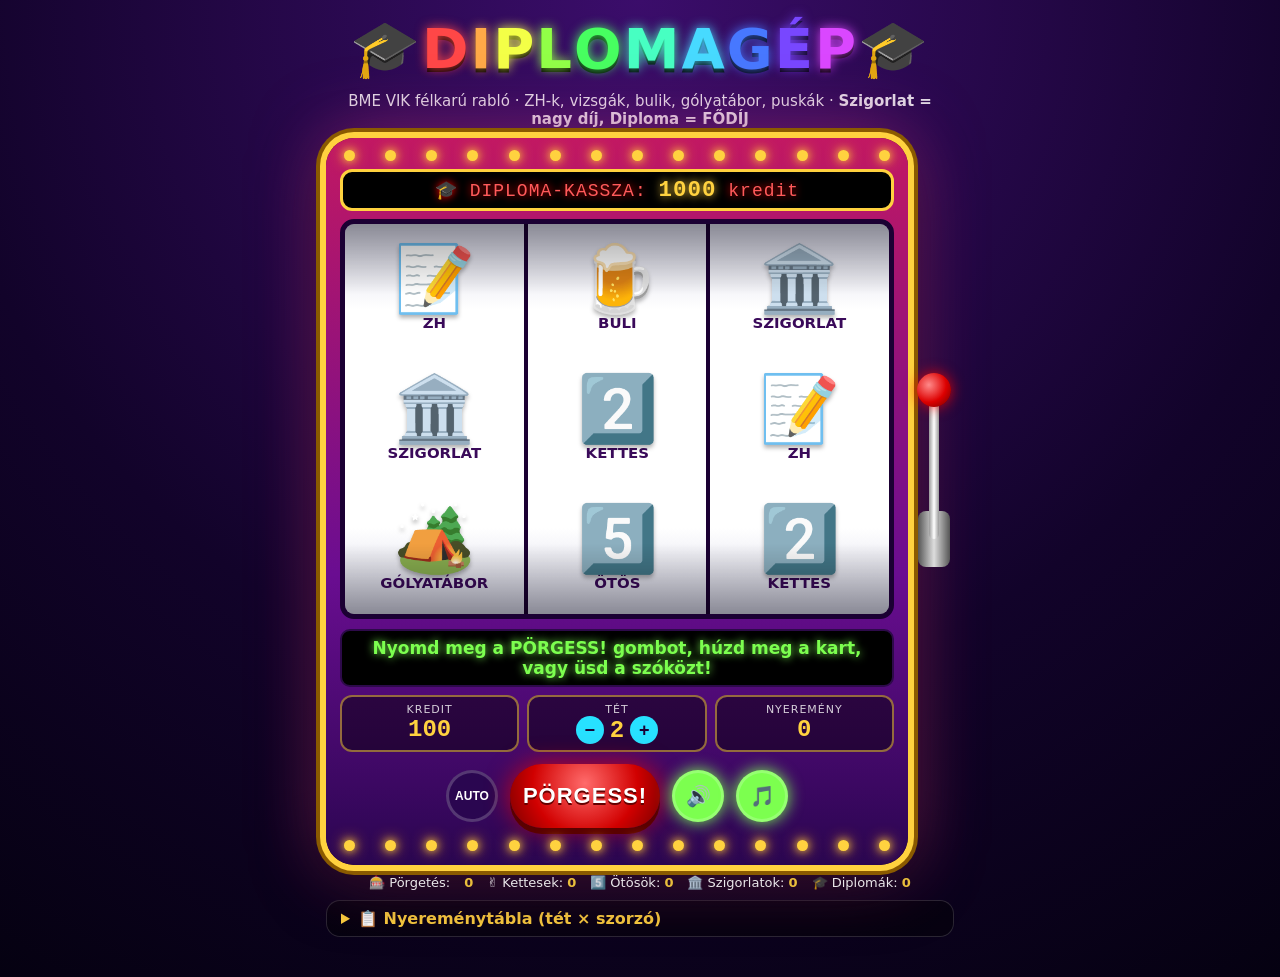
<file: slot-machine/index.html>
<!doctype html>
<html lang="hu">
<head>
<meta charset="utf-8">
<meta name="viewport" content="width=device-width,initial-scale=1">
<title>Diplomagép – BME VIK félkarú rabló</title>
<style>
  :root {
    --gold: #ffd23f;
    --pink: #ff3ea5;
    --cyan: #27e1ff;
    --lime: #7cff4f;
    --cell: 100px;
  }
  * { box-sizing: border-box; }
  html, body { margin: 0; }
  body {
    min-height: 100vh;
    font-family: "Trebuchet MS", system-ui, sans-serif;
    color: #fff;
    background: radial-gradient(circle at 50% 0%, #3b0d6b, #12032a 60%, #050111);
    overflow-x: hidden;
    display: flex;
    justify-content: center;
    user-select: none;
    -webkit-tap-highlight-color: transparent;
  }
  #fx { position: fixed; inset: 0; pointer-events: none; z-index: 60; }
  #bg { position: fixed; inset: 0; overflow: hidden; pointer-events: none; z-index: 0; }
  #bg span {
    position: absolute; bottom: -80px; font-size: 40px; opacity: .13;
    animation: floatBg linear infinite;
  }
  @keyframes floatBg {
    from { transform: translateY(0) rotate(0); }
    to { transform: translateY(-120vh) rotate(360deg); }
  }

  #app {
    width: min(100%, 660px);
    padding: 10px 16px 40px;
    display: flex; flex-direction: column; align-items: center; gap: 10px;
    position: relative; z-index: 1;
  }
  body.shake #app { animation: shake .5s; }
  body.bigshake #app { animation: shake .15s 6; }
  @keyframes shake {
    0%, 100% { transform: translate(0, 0); }
    20% { transform: translate(-8px, 4px) rotate(-1deg); }
    40% { transform: translate(8px, -4px) rotate(1deg); }
    60% { transform: translate(-6px, -2px); }
    80% { transform: translate(6px, 2px); }
  }

  h1 {
    margin: 6px 0 0; font-size: clamp(30px, 9vw, 56px); letter-spacing: 2px;
    font-weight: 900; text-align: center; white-space: nowrap;
    animation: hue 6s linear infinite;
  }
  h1 span {
    display: inline-block;
    color: hsl(calc(var(--i) * 32), 100%, 64%);
    text-shadow: 0 0 12px currentColor, 0 4px 0 #000;
    animation: wave 1.4s ease-in-out infinite;
    animation-delay: calc(var(--i) * .08s);
  }
  @keyframes wave { 0%, 100% { transform: translateY(0); } 50% { transform: translateY(-9px) scale(1.08); } }
  @keyframes hue { to { filter: hue-rotate(360deg); } }
  .sub { margin: 0; font-size: clamp(12px, 3.4vw, 15px); opacity: .85; text-align: center; }

  .row { display: flex; align-items: center; gap: 6px; width: 100%; }
  .machine {
    position: relative; flex: 1; min-width: 0;
    background: linear-gradient(180deg, #c21863, #6a0d91 60%, #2a0650);
    border-radius: 28px; padding: 12px 14px 14px;
    box-shadow: 0 0 0 6px var(--gold), 0 0 0 10px #8a5a00, 0 20px 60px rgba(0,0,0,.6), 0 0 70px rgba(255,62,165,.55);
  }
  .bulbs { display: flex; justify-content: space-between; padding: 0 4px; }
  .bulb {
    width: 11px; height: 11px; border-radius: 50%;
    background: var(--gold); box-shadow: 0 0 8px var(--gold), 0 0 16px #ff9f1c;
    animation: blink 1s infinite;
  }
  .bulb:nth-child(odd) { animation-delay: .5s; }
  @keyframes blink { 0%, 49% { opacity: 1; } 50%, 100% { opacity: .25; } }
  .machine.spinning .bulb { animation-duration: .22s; }
  .machine.winning .bulb { animation: chase .6s infinite; animation-delay: calc(var(--i) * -.05s); }
  @keyframes chase {
    0% { background: var(--pink); box-shadow: 0 0 14px var(--pink); }
    33% { background: var(--cyan); box-shadow: 0 0 14px var(--cyan); }
    66% { background: var(--lime); box-shadow: 0 0 14px var(--lime); }
    100% { background: var(--pink); box-shadow: 0 0 14px var(--pink); }
  }

  .jackpot {
    margin: 8px auto; text-align: center; background: #000;
    border: 3px solid var(--gold); border-radius: 12px; padding: 5px 10px;
    font-family: "Courier New", monospace; font-size: clamp(13px, 3.8vw, 18px);
    color: #ff5a5a; text-shadow: 0 0 8px #ff0000; letter-spacing: 1px;
  }
  .jackpot b { color: var(--gold); text-shadow: 0 0 10px var(--gold); font-size: 1.25em; }
  .jackpot.bump { animation: bump .35s; }
  @keyframes bump { 50% { transform: scale(1.08); } }

  .screen {
    position: relative; background: #1b0033; border-radius: 14px;
    border: 5px solid #1b0033; overflow: hidden;
  }
  .screen::after {
    content: ""; position: absolute; inset: 0; pointer-events: none;
    background: linear-gradient(180deg, rgba(0,0,0,.35), transparent 18%, transparent 82%, rgba(0,0,0,.35));
  }
  .reels { display: flex; gap: 4px; height: calc(var(--cell) * 3); }
  .reel {
    flex: 1; overflow: hidden; position: relative;
    background: linear-gradient(180deg, #d4d4e6, #fff 22%, #fff 78%, #d4d4e6);
  }
  .reel.suspense { animation: suspense .18s infinite alternate; }
  @keyframes suspense {
    from { box-shadow: inset 0 0 18px 4px #ffea00; background: #fffbd0; }
    to { box-shadow: inset 0 0 30px 10px #ff3ea5; background: #ffe0f2; }
  }
  .strip { will-change: transform; }
  .strip.blur { filter: blur(2.5px); }
  .cell {
    height: var(--cell); display: flex; flex-direction: column;
    align-items: center; justify-content: center; position: relative;
  }
  .cell .e { font-size: calc(var(--cell) * .5); line-height: 1; filter: drop-shadow(0 3px 2px rgba(0,0,0,.3)); }
  .cell .n {
    font-size: max(9px, calc(var(--cell) * .115)); font-weight: 800; color: #3a0a5a;
    text-transform: uppercase; margin-top: 3px; white-space: nowrap;
  }
  .cell.win { animation: winpulse .45s ease-in-out infinite alternate; z-index: 2; }
  .cell.win::before {
    content: ""; position: absolute; inset: 4px; border-radius: 14px; z-index: -1;
    background: radial-gradient(circle, rgba(255,210,63,.95), rgba(255,62,165,.35) 70%);
    box-shadow: 0 0 18px var(--gold);
  }
  @keyframes winpulse { from { transform: scale(1); } to { transform: scale(1.1) rotate(-4deg); } }

  #lines { position: absolute; inset: 0; width: 100%; height: 100%; pointer-events: none; z-index: 3; }
  #lines polyline {
    fill: none; stroke-width: 5; stroke-linecap: round; stroke-linejoin: round;
    opacity: 0; stroke-dasharray: 14 8;
  }
  #lines polyline.on { opacity: .9; animation: dash .6s linear infinite; }
  @keyframes dash { to { stroke-dashoffset: -44; } }

  .msg {
    min-height: 3.2em; margin: 10px 0 8px; background: #000; border-radius: 10px;
    padding: 7px 10px; text-align: center; font-weight: bold;
    color: var(--lime); text-shadow: 0 0 8px var(--lime);
    font-size: clamp(13px, 3.8vw, 17px);
    display: flex; align-items: center; justify-content: center;
    border: 2px solid #2d0a4a;
  }
  .msg.lose { color: #ff8a8a; text-shadow: 0 0 8px #ff3030; }
  .msg.pop { animation: pop .4s cubic-bezier(.2, 1.8, .4, 1); }
  @keyframes pop { from { transform: scale(.7); } to { transform: scale(1); } }

  .panel { display: grid; grid-template-columns: repeat(3, 1fr); gap: 8px; }
  .stat {
    background: rgba(0,0,0,.45); border-radius: 12px; padding: 6px 4px; text-align: center;
    border: 2px solid rgba(255,210,63,.5);
  }
  .stat small { display: block; font-size: 11px; opacity: .8; text-transform: uppercase; letter-spacing: 1px; }
  .stat b { font-family: "Courier New", monospace; font-size: clamp(16px, 5vw, 24px); color: var(--gold); }
  .bet { display: flex; align-items: center; justify-content: center; gap: 6px; }
  .bet button {
    width: 28px; height: 28px; border-radius: 50%; border: 0; font-weight: 900; font-size: 18px;
    background: var(--cyan); color: #1b0033; cursor: pointer; line-height: 1;
  }
  .bet button:active { transform: scale(.9); }

  .controls { display: flex; align-items: center; justify-content: center; gap: 12px; margin-top: 12px; }
  .small {
    width: 52px; height: 52px; border-radius: 50%; border: 3px solid #fff3; cursor: pointer;
    background: #2a0650; color: #fff; font-size: 20px; font-weight: 900;
  }
  .small.on { background: var(--lime); color: #1b0033; box-shadow: 0 0 16px var(--lime); }
  #auto { font-size: 12px; }
  #spin {
    width: 150px; height: 64px; border-radius: 32px; border: 0; cursor: pointer;
    font-size: 22px; font-weight: 900; letter-spacing: 1px; color: #fff;
    background: radial-gradient(circle at 50% 30%, #ff6b6b, #d10000 60%, #7a0000);
    box-shadow: 0 6px 0 #5a0000, 0 0 24px rgba(255,0,0,.7);
    text-shadow: 0 2px 0 #600;
    animation: breathe 1.2s ease-in-out infinite;
  }
  #spin:active { transform: translateY(4px); box-shadow: 0 2px 0 #5a0000, 0 0 24px rgba(255,0,0,.7); }
  #spin:disabled { filter: grayscale(.6) brightness(.8); animation: none; cursor: default; }
  #spin.refill { background: radial-gradient(circle at 50% 30%, #6bff9c, #00a83a 60%, #005a1f); box-shadow: 0 6px 0 #003a14, 0 0 24px #0f0; font-size: 16px; }
  @keyframes breathe { 50% { box-shadow: 0 6px 0 #5a0000, 0 0 44px rgba(255,80,80,1); } }

  .stats { display: flex; flex-wrap: wrap; justify-content: center; gap: 6px 14px; font-size: 13px; opacity: .9; }
  .stats b { color: var(--gold); }

  .lever { width: 40px; height: 230px; position: relative; cursor: pointer; flex: none; }
  .lever .base {
    position: absolute; bottom: 50px; left: 4px; width: 32px; height: 56px;
    background: linear-gradient(90deg, #555, #ddd, #555); border-radius: 8px;
  }
  .lever .arm {
    position: absolute; left: 15px; bottom: 78px; width: 10px; height: 140px;
    background: linear-gradient(90deg, #999, #fff, #999); border-radius: 5px;
    transform-origin: bottom center; transition: transform .22s ease-in;
  }
  .lever .knob {
    position: absolute; top: -26px; left: -12px; width: 34px; height: 34px; border-radius: 50%;
    background: radial-gradient(circle at 35% 35%, #ff8a8a, #d00 55%, #600);
    box-shadow: 0 0 14px rgba(255,0,0,.8);
  }
  .lever.pulled .arm { transform: scaleY(-.55); transition-timing-function: ease-out; }

  details.pay {
    width: 100%; background: rgba(0,0,0,.4); border-radius: 14px; padding: 8px 14px;
    border: 1px solid rgba(255,255,255,.15);
  }
  details.pay summary { cursor: pointer; font-weight: bold; color: var(--gold); }
  .paygrid { display: grid; grid-template-columns: auto 1fr auto auto; gap: 4px 10px; margin-top: 8px; font-size: 14px; align-items: center; }
  .paygrid .h { opacity: .6; font-size: 11px; text-transform: uppercase; }
  .paygrid .em { font-size: 22px; }
  .paygrid .x { font-family: monospace; color: var(--lime); text-align: right; }
  details.pay p { font-size: 13px; opacity: .85; margin: 8px 0 2px; }

  .floater {
    position: fixed; z-index: 55; pointer-events: none; font-weight: 900;
    font-size: clamp(28px, 8vw, 48px); color: var(--gold);
    text-shadow: 0 0 12px var(--pink), 0 3px 0 #7a0040;
    animation: floatUp 1.6s ease-out forwards; transform: translateX(-50%);
  }
  @keyframes floatUp {
    0% { opacity: 0; transform: translate(-50%, 20px) scale(.5); }
    15% { opacity: 1; transform: translate(-50%, 0) scale(1.2); }
    100% { opacity: 0; transform: translate(-50%, -140px) scale(1); }
  }

  #overlay {
    position: fixed; inset: 0; z-index: 50; display: flex; align-items: center; justify-content: center;
    background: rgba(10,0,30,.78); overflow: hidden; cursor: pointer; padding: 16px;
  }
  #overlay.hidden { display: none; }
  #overlay .rays {
    position: absolute; left: 50%; top: 50%; width: 220vmax; height: 220vmax; margin: -110vmax 0 0 -110vmax;
    background: repeating-conic-gradient(from 0deg, rgba(255,210,63,.22) 0 10deg, transparent 10deg 20deg);
    animation: spinR 10s linear infinite;
  }
  #overlay.diploma .rays { background: repeating-conic-gradient(from 0deg, rgba(255,62,165,.28) 0 8deg, rgba(39,225,255,.18) 8deg 16deg, transparent 16deg 24deg); animation-duration: 5s; }
  @keyframes spinR { to { transform: rotate(360deg); } }
  .ov-box { position: relative; text-align: center; animation: zoomIn .7s cubic-bezier(.2, 1.6, .4, 1); }
  @keyframes zoomIn { from { transform: scale(0) rotate(-20deg); } to { transform: scale(1) rotate(0); } }
  .ov-emoji { font-size: clamp(90px, 28vw, 170px); line-height: 1.1; animation: bounce .7s ease-in-out infinite alternate; }
  @keyframes bounce { from { transform: translateY(0) rotate(-6deg); } to { transform: translateY(-18px) rotate(6deg); } }
  .ov-title {
    font-size: clamp(32px, 10vw, 68px); font-weight: 900; line-height: 1.05; color: var(--gold);
    text-shadow: 0 0 22px var(--pink), 0 5px 0 #b3006b; animation: hue 1.2s linear infinite;
  }
  .ov-sub { font-size: clamp(16px, 4.5vw, 24px); margin: 10px 0; }
  .ov-amount { font-size: clamp(34px, 10vw, 64px); font-family: "Courier New", monospace; font-weight: 900; color: var(--lime); text-shadow: 0 0 18px var(--lime); }
  .ov-hint { font-size: 13px; opacity: .6; margin-top: 14px; }

  @media (max-width: 420px) {
    .lever { width: 30px; height: 200px; }
    .lever .base { width: 24px; left: 3px; }
    .lever .arm { left: 10px; height: 120px; }
    #spin { width: 130px; }
    .small { width: 46px; height: 46px; }
  }
</style>
</head>
<body>
<div id="bg"></div>
<canvas id="fx"></canvas>

<div id="app">
  <h1 id="title"></h1>
  <p class="sub">BME VIK félkarú rabló · ZH-k, vizsgák, bulik, gólyatábor, puskák · <b>Szigorlat = nagy díj, Diploma = FŐDÍJ</b></p>

  <div class="row">
    <div class="machine" id="machine">
      <div class="bulbs" id="bulbsTop"></div>
      <div class="jackpot" id="jackpotBox">🎓 DIPLOMA-KASSZA: <b id="pool">0</b> kredit</div>
      <div class="screen">
        <div class="reels" id="reels">
          <div class="reel"><div class="strip"></div></div>
          <div class="reel"><div class="strip"></div></div>
          <div class="reel"><div class="strip"></div></div>
        </div>
        <svg id="lines" viewBox="0 0 300 300" preserveAspectRatio="none"></svg>
      </div>
      <div class="msg" id="msg">Nyomd meg a PÖRGESS! gombot, húzd meg a kart, vagy üsd a szóközt!</div>
      <div class="panel">
        <div class="stat"><small>Kredit</small><b id="credits">0</b></div>
        <div class="stat"><small>Tét</small>
          <div class="bet"><button id="betDown" aria-label="Tét csökkentése">−</button><b id="bet">1</b><button id="betUp" aria-label="Tét növelése">+</button></div>
        </div>
        <div class="stat"><small>Nyeremény</small><b id="win">0</b></div>
      </div>
      <div class="controls">
        <button class="small" id="auto" title="Automata pörgetés (A)">AUTO</button>
        <button id="spin">PÖRGESS!</button>
        <button class="small on" id="sound" title="Hang (M)">🔊</button>
        <button class="small on" id="music" title="Zene">🎵</button>
      </div>
      <div class="bulbs" id="bulbsBottom" style="margin-top:12px"></div>
    </div>
    <div class="lever" id="lever" title="Húzd meg!">
      <div class="base"></div>
      <div class="arm"><div class="knob"></div></div>
    </div>
  </div>

  <div class="stats" id="stats"></div>

  <details class="pay">
    <summary>📋 Nyereménytábla (tét × szorzó)</summary>
    <div class="paygrid" id="paygrid"></div>
    <p>5 nyerővonal: 3 vízszintes + 2 átló. A <b>📜 Puska</b> joker, bármit helyettesít (senki nem veszi észre!).
       Két egyforma balról is fizet. A <b>🎓 Diploma</b> hármas a teljes Diploma-kasszát is viszi!</p>
  </details>
</div>

<div id="overlay" class="hidden">
  <div class="rays"></div>
  <div class="ov-box">
    <div class="ov-emoji" id="ovEmoji"></div>
    <div class="ov-title" id="ovTitle"></div>
    <div class="ov-sub" id="ovSub"></div>
    <div class="ov-amount" id="ovAmount"></div>
    <div class="ov-hint">Kattints a folytatáshoz</div>
  </div>
</div>

<script>
"use strict";

// ---------------------------------------------------------------- Symbols
const SYMBOLS = [
  { id: "kettes",    e: "2️⃣", name: "Kettes",     pay: 3,   pair: 1,  w: 10 },
  { id: "zh",        e: "📝", name: "ZH",         pay: 4,   pair: 1,  w: 10 },
  { id: "buli",      e: "🍺", name: "Buli",       pay: 5,   pair: 1,  w: 9 },
  { id: "golya",     e: "🏕️", name: "Gólyatábor", pay: 6,   pair: 2,  w: 8 },
  { id: "vizsga",    e: "📚", name: "Vizsga",     pay: 8,   pair: 2,  w: 7 },
  { id: "otos",      e: "5️⃣", name: "Ötös",       pay: 15,  pair: 3,  w: 6 },
  { id: "puska",     e: "📜", name: "Puska",      pay: 25,  pair: 5,  w: 5 },
  { id: "szigorlat", e: "🏛️", name: "Szigorlat",  pay: 50,  pair: 10, w: 5 },
  { id: "diploma",   e: "🎓", name: "Diploma",    pay: 200, pair: 20, w: 4 },
];
const SYM = Object.fromEntries(SYMBOLS.map(s => [s.id, s]));
const REGULAR = ["kettes", "zh", "buli", "golya", "vizsga", "otos", "puska"];
const WILD = "puska";

const WIN_QUIPS = {
  kettes:    ["Éppen csak átmentél! Kettes, de megvan! 😅", "Elégséges! Ennyi pont pont elég volt. 😮‍💨", "Kettes = átment = boldogság. ✌️"],
  zh:        ["Megvan a ZH! Aláírás ✔️", "ZH teljesítve, nem kell pótZH! 📝", "A ZH-n pont annyi lett, amennyi kellett!"],
  buli:      ["Schönherz buli egész éjjel! 🍺🎉", "Kari buli! Reggel 8-kor mégis ott voltál az előadáson.", "Buddizás level: legenda! 🍻"],
  golya:     ["Gólyatábor! A legjobb hét ever! 🏕️", "Gólyatábori haverok egy életre! 🔥", "Gólyatábor feeling! Senki nem aludt. 😴"],
  vizsga:    ["Vizsga letéve! 📚", "Szóbelin is jól ment! 🗣️", "Vizsga pipa, jöhet a nyári szünet! ☀️"],
  otos:      ["ÖTÖS!!! Még az oktató is meglepődött! 🤯", "Jeles! Anyu büszke rád! 5️⃣", "ÖTÖS a vizsgán! Megajánlott jegy vibes!"],
  puska:     ["Puskázás a vizsgán... és senki nem vette észre! 🤫📜", "A puska a tolltartóban volt. Zseniális! 🕵️"],
  szigorlat: ["SZIGORLAT TELJESÍTVE! Nagy díj! 🏛️", "Átmentél a szigorlaton!!! 🏛️🔥"],
  diploma:   ["MEGVAN A DIPLOMA!!! Mérnök informatikus lettél! 🎓"],
};
const LOSE_QUIPS = [
  "Aláírás megtagadva. 😬", "PótZH-n találkozunk! 📝", "Vizsgakurzus felvéve... 😩",
  "Buliztál a ZH előtt, mi? 🍺", "Utóvizsga hétfőn 8-kor. ⏰", "A puska a zsebben maradt. 📜",
  "Keresztféléves tárgy, jövőre újra! 🔁", "Leállt a Neptun a vizsgajelentkezésnél. 💥",
  "Elégtelen. De a következő pörgetés a tiéd! 💪", "Kiesett a puska a padra... 🙈",
];

const LINES = [
  { rows: [1, 1, 1], color: "#ff3ea5" },
  { rows: [0, 0, 0], color: "#27e1ff" },
  { rows: [2, 2, 2], color: "#7cff4f" },
  { rows: [0, 1, 2], color: "#ffd23f" },
  { rows: [2, 1, 0], color: "#ff8c1a" },
];
const BETS = [1, 2, 5, 10, 20, 50];
const START_CREDITS = 100;
const POOL_BASE = 1000;

// ---------------------------------------------------------------- State
const state = {
  credits: START_CREDITS, betIdx: 1, pool: POOL_BASE,
  sinceDiploma: 0, sinceSzigorlat: 0,
  stats: { spins: 0, kettes: 0, otos: 0, szigorlat: 0, diploma: 0 },
};
try {
  const saved = JSON.parse(localStorage.getItem("diplomagep") || "null");
  if (saved) Object.assign(state, saved, { stats: Object.assign(state.stats, saved.stats) });
} catch (e) {}
function save() {
  try { localStorage.setItem("diplomagep", JSON.stringify(state)); } catch (e) {}
}

let grid = [0, 1, 2].map(() => [0, 1, 2].map(() => randSym()));
let spinning = false, autoSpin = false;
const bet = () => BETS[state.betIdx];

// ---------------------------------------------------------------- Helpers
const $ = id => document.getElementById(id);
const sleep = ms => new Promise(r => setTimeout(r, ms));
const pick = arr => arr[Math.floor(Math.random() * arr.length)];
const fmt = n => Math.round(n).toLocaleString("hu-HU");
function randSym() {
  const total = SYMBOLS.reduce((a, s) => a + s.w, 0);
  let r = Math.random() * total;
  for (const s of SYMBOLS) { if ((r -= s.w) < 0) return s.id; }
  return SYMBOLS[0].id;
}

// ---------------------------------------------------------------- Audio (all synthesized)
let AC = null, master, sfxBus, musicBus, noiseBuf;
let soundOn = true, musicOn = true;
const mf = m => 440 * Math.pow(2, (m - 69) / 12);

function initAudio() {
  if (AC) { if (AC.state === "suspended") AC.resume(); return; }
  const Ctx = window.AudioContext || window.webkitAudioContext;
  if (!Ctx) return;
  AC = new Ctx();
  master = AC.createGain(); master.gain.value = soundOn ? 0.7 : 0; master.connect(AC.destination);
  sfxBus = AC.createGain(); sfxBus.gain.value = 1; sfxBus.connect(master);
  musicBus = AC.createGain(); musicBus.gain.value = 0.35; musicBus.connect(master);
  noiseBuf = AC.createBuffer(1, AC.sampleRate, AC.sampleRate);
  const d = noiseBuf.getChannelData(0);
  for (let i = 0; i < d.length; i++) d[i] = Math.random() * 2 - 1;
  if (musicOn) startMusic();
}

function tone({ f, f2 = null, d = 0.15, type = "square", v = 0.15, t = 0, attack = 0.005, dest = null, vib = 0 }) {
  if (!AC) return;
  const now = AC.currentTime + t;
  const o = AC.createOscillator(), g = AC.createGain();
  o.type = type;
  o.frequency.setValueAtTime(f, now);
  if (f2) o.frequency.exponentialRampToValueAtTime(f2, now + d);
  if (vib) {
    const l = AC.createOscillator(), lg = AC.createGain();
    l.frequency.value = 6; lg.gain.value = vib;
    l.connect(lg); lg.connect(o.frequency); l.start(now); l.stop(now + d + 0.05);
  }
  g.gain.setValueAtTime(0.0001, now);
  g.gain.exponentialRampToValueAtTime(v, now + attack);
  g.gain.exponentialRampToValueAtTime(0.0001, now + d);
  o.connect(g); g.connect(dest || sfxBus);
  o.start(now); o.stop(now + d + 0.05);
}

function noise({ d = 0.1, v = 0.2, t = 0, f = 1000, q = 1, type = "bandpass", dest = null }) {
  if (!AC) return;
  const now = AC.currentTime + t;
  const s = AC.createBufferSource(); s.buffer = noiseBuf;
  const fl = AC.createBiquadFilter(); fl.type = type; fl.frequency.value = f; fl.Q.value = q;
  const g = AC.createGain();
  g.gain.setValueAtTime(v, now);
  g.gain.exponentialRampToValueAtTime(0.0001, now + d);
  s.connect(fl); fl.connect(g); g.connect(dest || sfxBus);
  s.start(now); s.stop(now + d + 0.05);
}

const SFX = {
  click() { tone({ f: 900, d: 0.05, v: 0.08 }); },
  lever() {
    noise({ d: 0.3, v: 0.3, f: 500, q: 0.7 });
    tone({ f: 240, f2: 70, d: 0.35, type: "sawtooth", v: 0.14 });
    tone({ f: 1300, d: 0.05, t: 0.28, v: 0.12 });
  },
  tick() { tone({ f: 1300 + Math.random() * 700, d: 0.03, v: 0.035 }); },
  stop(i) {
    tone({ f: 170, f2: 45, d: 0.2, type: "sine", v: 0.55 });
    noise({ d: 0.06, v: 0.3, f: 2600, q: 2 });
    tone({ f: mf([72, 76, 79][i] || 84), d: 0.14, type: "triangle", v: 0.14, t: 0.02 });
  },
  suspense(dur) {
    if (!AC) return;
    const now = AC.currentTime, o = AC.createOscillator(), g = AC.createGain(), fl = AC.createBiquadFilter();
    const l = AC.createOscillator(), lg = AC.createGain();
    o.type = "sawtooth";
    o.frequency.setValueAtTime(140, now);
    o.frequency.exponentialRampToValueAtTime(1100, now + dur);
    fl.type = "lowpass"; fl.frequency.value = 2200;
    l.frequency.value = 13; lg.gain.value = 0.05; l.connect(lg); lg.connect(g.gain);
    g.gain.setValueAtTime(0.06, now);
    g.gain.linearRampToValueAtTime(0.11, now + dur);
    g.gain.linearRampToValueAtTime(0, now + dur + 0.05);
    o.connect(fl); fl.connect(g); g.connect(sfxBus);
    o.start(now); l.start(now); o.stop(now + dur + 0.1); l.stop(now + dur + 0.1);
    for (let i = 0; i < dur * 6; i++) noise({ d: 0.05, v: 0.12, f: 180, q: 1, t: i / 6 });
  },
  coin(t = 0) {
    tone({ f: 988, d: 0.07, v: 0.07, t });
    tone({ f: 1319, d: 0.3, v: 0.07, t: t + 0.07 });
  },
  coins(n, gap = 0.07) { for (let i = 0; i < n; i++) this.coin(i * gap + Math.random() * 0.03); },
  win() {
    [72, 76, 79, 84].forEach((m, i) => tone({ f: mf(m), d: 0.2, v: 0.13, t: i * 0.08 }));
    this.coins(5, 0.1);
  },
  medium() {
    [72, 76, 79, 84, 79, 84, 88].forEach((m, i) => {
      tone({ f: mf(m), d: 0.22, v: 0.12, t: i * 0.09 });
      tone({ f: mf(m - 12), d: 0.22, type: "triangle", v: 0.12, t: i * 0.09 });
    });
    this.coins(14, 0.07);
  },
  fanfare(seq, t0 = 0) {
    let t = t0;
    for (const [m, d] of seq) {
      if (m) {
        tone({ f: mf(m), d: d * 0.95, v: 0.12, t, type: "square" });
        tone({ f: mf(m) * 1.005, d: d * 0.95, v: 0.08, t, type: "sawtooth" });
        tone({ f: mf(m - 24), d: d * 0.95, v: 0.18, t, type: "triangle" });
        noise({ d: 0.08, v: 0.2, f: 150, q: 0.8, t });
      }
      t += d;
    }
    return t;
  },
  szigorlat() {
    const end = this.fanfare([[67, .12], [72, .12], [76, .12], [79, .3], [76, .12], [79, .6]]);
    [72, 76, 79, 84].forEach(m => tone({ f: mf(m), d: 1.2, type: "sawtooth", v: 0.05, t: end, attack: 0.05 }));
    this.coins(25, 0.08);
    for (let i = 0; i < 3; i++) tone({ f: 600, f2: 1400, d: 0.4, type: "sawtooth", v: 0.04, t: 0.4 * i + end });
  },
  diploma() {
    const end = this.fanfare([
      [67, .13], [67, .13], [67, .13], [72, .45], [0, .08],
      [71, .13], [71, .13], [71, .13], [74, .45], [0, .08],
      [76, .13], [76, .13], [79, .13], [84, .3], [83, .13], [84, .9],
    ]);
    [60, 64, 67, 72, 76, 84].forEach(m => tone({ f: mf(m), d: 2.2, type: "sawtooth", v: 0.04, t: end - 0.9, attack: 0.1 }));
    for (let i = 0; i < 16; i++) noise({ d: 0.07, v: 0.25, f: 200, q: 0.7, t: end - 1 + i * 0.06 });
    for (let i = 0; i < 6; i++) tone({ f: 500, f2: 1600, d: 0.35, type: "sawtooth", v: 0.035, t: 0.35 * i });
    this.coins(60, 0.07);
  },
  lose() {
    const seq = [[392, 0.28], [370, 0.28], [349, 0.28], [330, 0.9]];
    let t = 0;
    seq.forEach(([f, d], i) => {
      tone({ f, d, type: "sawtooth", v: 0.1, t, attack: 0.03, vib: i === 3 ? 9 : 0 });
      t += d;
    });
  },
  buzz() { tone({ f: 110, d: 0.3, type: "sawtooth", v: 0.1 }); tone({ f: 116, d: 0.3, type: "square", v: 0.06 }); },
  refill() {
    noise({ d: 0.15, v: 0.3, f: 3000, q: 3 });
    tone({ f: mf(88), d: 0.5, type: "triangle", v: 0.2, t: 0.12 });
    tone({ f: mf(91), d: 0.7, type: "triangle", v: 0.2, t: 0.22 });
    this.coins(10, 0.05);
  },
};

// ---- Chiptune background loop
const MEL = [72, 0, 76, 79, 76, 0, 72, 79,  77, 0, 81, 84, 81, 0, 77, 84,  79, 0, 83, 86, 83, 0, 79, 83,  84, 83, 81, 79, 77, 76, 74, 71];
const MEL2 = [84, 0, 79, 76, 79, 0, 84, 0,  81, 0, 77, 81, 84, 0, 81, 0,  83, 0, 79, 83, 86, 0, 83, 0,  84, 0, 79, 0, 72, 0, 0, 0];
const BAS = [48, 60, 48, 60, 48, 60, 48, 60,  53, 65, 53, 65, 53, 65, 53, 65,  55, 67, 55, 67, 55, 67, 55, 67,  48, 60, 48, 60, 55, 67, 43, 55];
let musicTimer = null, nextNote = 0, step = 0, fast = false;
function startMusic() {
  if (!AC || musicTimer) return;
  nextNote = AC.currentTime + 0.1; step = 0;
  musicTimer = setInterval(() => {
    const len = 60 / (fast ? 190 : 150) / 2;
    while (nextNote < AC.currentTime + 0.12) {
      const i = step % 32, mel = (Math.floor(step / 32) % 2 ? MEL2 : MEL)[i];
      if (mel) tone({ f: mf(mel), d: len * 0.9, v: 0.045, t: nextNote - AC.currentTime, dest: musicBus });
      tone({ f: mf(BAS[i] - 12), d: len * 0.9, type: "triangle", v: 0.13, t: nextNote - AC.currentTime, dest: musicBus });
      if (i % 4 === 0) tone({ f: 120, f2: 40, d: 0.12, type: "sine", v: 0.25, t: nextNote - AC.currentTime, dest: musicBus });
      if (i % 2 === 1) noise({ d: 0.03, v: 0.05, f: 8000, q: 1, type: "highpass", t: nextNote - AC.currentTime, dest: musicBus });
      nextNote += len; step++;
    }
  }, 25);
}
function stopMusic() { clearInterval(musicTimer); musicTimer = null; }
function duckMusic(ms) {
  if (!AC) return;
  const now = AC.currentTime;
  musicBus.gain.cancelScheduledValues(now);
  musicBus.gain.setTargetAtTime(0.04, now, 0.05);
  musicBus.gain.setTargetAtTime(0.35, now + ms / 1000, 0.3);
}

// ---------------------------------------------------------------- Particles
const cvs = $("fx"), ctx = cvs.getContext("2d");
let parts = [], W = 0, H = 0, DPR = 1;
function resizeCanvas() {
  DPR = Math.min(window.devicePixelRatio || 1, 2);
  W = window.innerWidth; H = window.innerHeight;
  cvs.width = W * DPR; cvs.height = H * DPR;
  cvs.style.width = W + "px"; cvs.style.height = H + "px";
  ctx.setTransform(DPR, 0, 0, DPR, 0, 0);
}
const CONF_COLORS = ["#ff3ea5", "#27e1ff", "#7cff4f", "#ffd23f", "#ff8c1a", "#b26bff", "#fff"];
function burst({ x, y, n = 30, kind = "confetti", speed = 9, up = 6, emoji = null, size = 1 }) {
  for (let i = 0; i < n; i++) {
    const a = Math.random() * Math.PI * 2, s = Math.random() * speed;
    parts.push({
      kind, x, y, emoji,
      vx: Math.cos(a) * s, vy: Math.sin(a) * s - up,
      g: kind === "spark" ? 0.06 : 0.25, rot: Math.random() * 6, vr: (Math.random() - 0.5) * 0.4,
      life: kind === "spark" ? 60 + Math.random() * 30 : 400,
      max: 90, size: (kind === "coin" ? 14 : kind === "emoji" ? 34 : 8) * size * (0.7 + Math.random() * 0.6),
      color: pick(CONF_COLORS),
    });
  }
}
function rain(kind, n, emoji) {
  for (let i = 0; i < n; i++) {
    parts.push({
      kind, emoji, x: Math.random() * W, y: -40 - Math.random() * H * 0.8,
      vx: (Math.random() - 0.5) * 2, vy: 2 + Math.random() * 4, g: 0.08,
      rot: Math.random() * 6, vr: (Math.random() - 0.5) * 0.3, life: 600,
      size: kind === "coin" ? 16 + Math.random() * 10 : kind === "emoji" ? 30 + Math.random() * 26 : 8 + Math.random() * 6,
      color: pick(CONF_COLORS),
    });
  }
}
function firework(x, y) {
  const color = pick(CONF_COLORS);
  for (let i = 0; i < 70; i++) {
    const a = (i / 70) * Math.PI * 2, s = 4 + Math.random() * 3;
    parts.push({ kind: "spark", x, y, vx: Math.cos(a) * s, vy: Math.sin(a) * s, g: 0.05, rot: 0, vr: 0, life: 70 + Math.random() * 20, max: 90, size: 3, color });
  }
  noise({ d: 0.5, v: 0.35, f: 300, q: 0.5 });
  noise({ d: 0.2, v: 0.2, f: 3000, q: 1, t: 0.05 });
}
function drawLoop() {
  ctx.clearRect(0, 0, W, H);
  for (const p of parts) {
    p.vy += p.g; p.x += p.vx; p.y += p.vy; p.rot += p.vr; p.life--;
    if (p.kind === "spark") { p.vx *= 0.98; p.vy *= 0.98; }
    ctx.save();
    ctx.translate(p.x, p.y);
    if (p.kind === "coin") {
      const sx = Math.abs(Math.cos(p.rot * 1.5)) + 0.08;
      ctx.scale(sx, 1);
      const gr = ctx.createRadialGradient(-p.size * 0.3, -p.size * 0.3, 1, 0, 0, p.size);
      gr.addColorStop(0, "#fff6b0"); gr.addColorStop(0.5, "#ffd23f"); gr.addColorStop(1, "#b37a00");
      ctx.fillStyle = gr; ctx.beginPath(); ctx.arc(0, 0, p.size, 0, Math.PI * 2); ctx.fill();
      ctx.fillStyle = "#8a5a00"; ctx.font = `bold ${p.size}px sans-serif`; ctx.textAlign = "center"; ctx.textBaseline = "middle";
      ctx.fillText("K", 0, 1);
    } else if (p.kind === "emoji") {
      ctx.rotate(p.rot * 0.5);
      ctx.font = `${p.size}px serif`; ctx.textAlign = "center"; ctx.textBaseline = "middle";
      ctx.fillText(p.emoji, 0, 0);
    } else if (p.kind === "spark") {
      ctx.globalAlpha = Math.max(0, p.life / p.max);
      ctx.fillStyle = p.color; ctx.shadowColor = p.color; ctx.shadowBlur = 8;
      ctx.beginPath(); ctx.arc(0, 0, p.size, 0, Math.PI * 2); ctx.fill();
    } else {
      ctx.rotate(p.rot);
      ctx.scale(1, Math.cos(p.rot * 2));
      ctx.fillStyle = p.color; ctx.fillRect(-p.size / 2, -p.size / 4, p.size, p.size / 2);
    }
    ctx.restore();
  }
  parts = parts.filter(p => p.life > 0 && p.y < H + 60);
  requestAnimationFrame(drawLoop);
}

// ---------------------------------------------------------------- Rendering
const reelEls = [...document.querySelectorAll(".reel")];
let CELL = 100;
const cellHTML = id => `<div class="cell"><div class="e">${SYM[id].e}</div><div class="n">${SYM[id].name}</div></div>`;

function layout() {
  const w = $("reels").clientWidth;
  CELL = Math.max(64, Math.min(130, Math.floor((w - 8) / 3 * 0.86)));
  document.documentElement.style.setProperty("--cell", CELL + "px");
  reelEls.forEach((r, i) => renderReel(i));
  resizeCanvas();
}
function renderReel(i) {
  const strip = reelEls[i].querySelector(".strip");
  strip.style.transition = "none";
  // one padding symbol above the visible window so an overshooting bounce never shows a gap
  strip.innerHTML = [randSym(), ...grid[i], randSym()].map(cellHTML).join("");
  strip.style.transform = `translateY(${-CELL}px)`;
}
function cellEl(c, r) { return reelEls[c].querySelector(".strip").children[r + 1]; }

function buildLines() {
  $("lines").innerHTML = LINES.map((l, i) => {
    const pts = l.rows.map((r, c) => `${50 + c * 100},${50 + r * 100}`);
    pts.unshift(`${0},${50 + l.rows[0] * 100}`);
    pts.push(`${300},${50 + l.rows[2] * 100}`);
    return `<polyline id="line${i}" points="${pts.join(" ")}" stroke="${l.color}"/>`;
  }).join("");
}

function updateUI() {
  $("credits").textContent = fmt(state.credits);
  $("bet").textContent = bet();
  $("pool").textContent = fmt(state.pool);
  const s = state.stats;
  $("stats").innerHTML =
    `🎰 Pörgetés: <b>${s.spins}</b> <span>✌️ Kettesek: <b>${s.kettes}</b></span> <span>5️⃣ Ötösök: <b>${s.otos}</b></span> ` +
    `<span>🏛️ Szigorlatok: <b>${s.szigorlat}</b></span> <span>🎓 Diplomák: <b>${s.diploma}</b></span>`;
  const broke = state.credits < BETS[0];
  $("spin").classList.toggle("refill", broke && !spinning);
  $("spin").textContent = broke && !spinning ? "📞 ANYU, UTALJ!" : "PÖRGESS!";
}

function setMsg(text, lose = false) {
  const m = $("msg");
  m.textContent = text;
  m.classList.toggle("lose", lose);
  m.classList.remove("pop"); void m.offsetWidth; m.classList.add("pop");
}

function floater(text) {
  const r = $("reels").getBoundingClientRect();
  const el = document.createElement("div");
  el.className = "floater"; el.textContent = text;
  el.style.left = r.left + r.width / 2 + "px"; el.style.top = r.top + r.height / 2 - 30 + "px";
  document.body.appendChild(el);
  setTimeout(() => el.remove(), 1700);
}

function shake(big) {
  const c = big ? "bigshake" : "shake";
  document.body.classList.remove(c); void document.body.offsetWidth; document.body.classList.add(c);
  setTimeout(() => document.body.classList.remove(c), 1000);
}

function countUp(el, from, to, ms) {
  return new Promise(res => {
    const t0 = performance.now();
    let lastCoin = 0;
    const f = now => {
      const k = Math.min(1, (now - t0) / ms);
      el.textContent = fmt(from + (to - from) * (1 - Math.pow(1 - k, 3)));
      if (now - lastCoin > 90 && k < 1) { SFX.coin(); lastCoin = now; }
      if (k < 1) requestAnimationFrame(f); else res();
    };
    requestAnimationFrame(f);
  });
}

// ---------------------------------------------------------------- Game logic
function makeGrid() {
  const g = [0, 1, 2].map(() => [0, 1, 2].map(() => randSym()));
  const r = Math.random();
  let forced = null;
  // Deliberately generous: frequent forced wins plus "pity" guarantees for the big prizes.
  if (state.sinceDiploma >= 14 || r < 0.07) forced = "diploma";
  else if (state.sinceSzigorlat >= 6 || r < 0.20) forced = "szigorlat";
  else if (r < 0.66) forced = pick(REGULAR);
  else if (r < 0.74) {
    // teaser: two diplomas on the middle line, third reel spins with suspense... and misses
    g[0][1] = "diploma"; g[1][1] = "diploma";
    g[2][1] = pick(["kettes", "zh", "buli", "golya"]);
    g[2][0] = g[2][0] === "diploma" || g[2][0] === WILD ? "zh" : g[2][0];
    g[2][2] = g[2][2] === "diploma" || g[2][2] === WILD ? "buli" : g[2][2];
  }
  if (forced) {
    const line = forced === "diploma" && Math.random() < 0.6 ? LINES[0] : pick(LINES);
    line.rows.forEach((row, c) => {
      g[c][row] = forced !== "diploma" && forced !== WILD && c > 0 && Math.random() < 0.15 ? WILD : forced;
    });
  }
  return g;
}

function evaluate(g) {
  const wins = [];
  LINES.forEach((l, li) => {
    const ids = l.rows.map((r, c) => g[c][r]);
    const base = ids.find(id => id !== WILD) || WILD;
    const m = id => id === base || id === WILD;
    if (ids.every(m)) {
      wins.push({ li, sym: base, cells: [0, 1, 2], amt: SYM[base].pay * bet() });
    } else if (m(ids[0]) && m(ids[1])) {
      const b2 = ids[0] !== WILD ? ids[0] : ids[1] !== WILD ? ids[1] : WILD;
      wins.push({ li, sym: b2, cells: [0, 1], amt: SYM[b2].pair * bet(), pair: true });
    }
  });
  return wins;
}

function suspenseAhead(g) {
  return LINES.some(l => {
    const a = g[0][l.rows[0]], b = g[1][l.rows[1]];
    return ["diploma", "szigorlat"].some(big =>
      (a === big || a === WILD) && (b === big || b === WILD) && (a === big || b === big));
  });
}

function animateReel(i, col, dur) {
  return new Promise(res => {
    const strip = reelEls[i].querySelector(".strip");
    const extra = Math.round(dur / 55) + 6;
    const syms = [randSym(), ...col, ...Array.from({ length: extra }, randSym), ...grid[i], randSym()];
    strip.style.transition = "none";
    strip.innerHTML = syms.map(cellHTML).join("");
    strip.style.transform = `translateY(${-(syms.length - 4) * CELL}px)`;
    void strip.offsetHeight;
    strip.classList.add("blur");
    strip.style.transition = `transform ${dur}ms cubic-bezier(.12,.62,.28,1.06)`;
    strip.style.transform = `translateY(${-CELL}px)`;
    setTimeout(() => strip.classList.remove("blur"), dur * 0.82);
    setTimeout(() => { grid[i] = col; renderReel(i); res(); }, dur + 30);
  });
}

function clearWins() {
  document.querySelectorAll(".cell.win").forEach(c => c.classList.remove("win"));
  document.querySelectorAll("#lines polyline").forEach(p => p.classList.remove("on"));
  $("machine").classList.remove("winning");
}

async function spin() {
  if (spinning) return;
  initAudio();
  if (state.credits < BETS[0]) return refill();
  while (state.credits < bet() && state.betIdx > 0) state.betIdx--;

  spinning = true;
  $("spin").disabled = true;
  clearWins();
  state.credits -= bet();
  state.pool += bet() * 3;
  state.stats.spins++;
  state.sinceDiploma++; state.sinceSzigorlat++;
  $("win").textContent = "0";
  $("jackpotBox").classList.remove("bump"); void $("jackpotBox").offsetWidth; $("jackpotBox").classList.add("bump");
  updateUI();
  setMsg(pick(["Pörög a Neptun... 🎰", "Vizsgaidőszak indul! 📚", "Imádkozz a kettesért! 🙏", "Puska a tolltartóban... 📜", "Gólyák, figyelem! 🐣"]));

  $("lever").classList.add("pulled");
  setTimeout(() => $("lever").classList.remove("pulled"), 380);
  SFX.lever();
  $("machine").classList.add("spinning");
  fast = true;

  const target = makeGrid();
  const suspense = suspenseAhead(target);
  const ticker = setInterval(() => SFX.tick(), 75);
  const durs = [1000, 1450, 1900];
  if (suspense) durs[2] += 1900;

  const stops = target.map((col, i) => animateReel(i, col, durs[i]).then(() => {
    SFX.stop(i);
    if (i === 1 && suspense) {
      reelEls[2].classList.add("suspense");
      setMsg("😱 FESZÜLTSÉG! Mindjárt eldől... 😱");
      SFX.suspense((durs[2] - durs[1]) / 1000);
    }
    if (i === 2) reelEls[2].classList.remove("suspense");
  }));
  await Promise.all(stops);
  clearInterval(ticker);
  fast = false;
  $("machine").classList.remove("spinning");

  await payout(evaluate(grid));

  spinning = false;
  $("spin").disabled = false;
  save();
  updateUI();
  if (autoSpin) {
    if (state.credits >= BETS[0]) setTimeout(() => autoSpin && spin(), 700);
    else toggleAuto(false);
  }
}

async function payout(wins) {
  if (!wins.length) {
    setMsg(pick(LOSE_QUIPS), true);
    if (Math.random() < 0.3) SFX.lose(); else SFX.buzz();
    shake(false);
    return;
  }
  let total = wins.reduce((a, w) => a + w.amt, 0);
  const has = id => wins.some(w => w.sym === id && !w.pair);
  const jackpot = has("diploma"), szig = has("szigorlat");
  let poolWin = 0;
  if (jackpot) { poolWin = state.pool; total += poolWin; state.pool = POOL_BASE; state.sinceDiploma = 0; state.stats.diploma++; }
  if (szig) { state.sinceSzigorlat = 0; state.stats.szigorlat++; }
  if (has("otos")) state.stats.otos++;
  if (has("kettes")) state.stats.kettes++;

  $("machine").classList.add("winning");
  wins.forEach(w => {
    $("line" + w.li).classList.add("on");
    w.cells.forEach(c => cellEl(c, LINES[w.li].rows[c]).classList.add("win"));
  });

  const best = wins.slice().sort((a, b) => b.amt - a.amt)[0];
  const quip = pick(WIN_QUIPS[best.sym]);
  setMsg(best.pair ? `Majdnem! ${SYM[best.sym].e}${SYM[best.sym].e} pár – azért fizet! 👍` : quip);

  const r = $("reels").getBoundingClientRect();
  const cx = r.left + r.width / 2, cy = r.top + r.height / 2;
  const mult = total / bet();
  const before = state.credits;
  state.credits += total;

  if (jackpot) {
    duckMusic(7500);
    SFX.diploma();
    shake(true);
    rain("emoji", 40, "🎓"); rain("coin", 80); rain("confetti", 150);
    for (let i = 0; i < 10; i++) setTimeout(() => firework(W * (0.15 + Math.random() * 0.7), H * (0.15 + Math.random() * 0.4)), 300 + i * 550);
    await showOverlay({
      emoji: "🎓", title: "DIPLOMA!!!", cls: "diploma",
      sub: "Gratulálunk, okleveles mérnök informatikus! A teljes Diploma-kassza a tiéd!",
      amount: total, ms: 7500,
    });
  } else if (szig) {
    duckMusic(5000);
    SFX.szigorlat();
    shake(true);
    rain("emoji", 22, "🏛️"); rain("coin", 50); burst({ x: cx, y: cy, n: 90, speed: 14, up: 8 });
    for (let i = 0; i < 4; i++) setTimeout(() => firework(W * (0.2 + Math.random() * 0.6), H * (0.2 + Math.random() * 0.3)), 300 + i * 700);
    await showOverlay({ emoji: "🏛️", title: "SZIGORLAT MEGVAN!", sub: "NAGY DÍJ! Túlélted a szigorlatot!", amount: total, ms: 5000 });
  } else if (mult >= 10) {
    SFX.medium();
    shake(false);
    burst({ x: cx, y: cy, n: 40, kind: "coin", speed: 12, up: 9 });
    burst({ x: cx, y: cy, n: 80, speed: 13, up: 7 });
    burst({ x: cx, y: cy, n: 8, kind: "emoji", emoji: SYM[best.sym].e, speed: 10, up: 8 });
    floater(`+${fmt(total)} 🤑`);
  } else {
    SFX.win();
    burst({ x: cx, y: cy, n: 14, kind: "coin", speed: 8, up: 7 });
    burst({ x: cx, y: cy, n: 40, speed: 9, up: 5 });
    floater(`+${fmt(total)}`);
  }

  await Promise.all([
    countUp($("win"), 0, total, Math.min(1800, 400 + mult * 30)),
    countUp($("credits"), before, state.credits, Math.min(1800, 400 + mult * 30)),
  ]);
  if (jackpot || szig) setMsg(quip);
}

function showOverlay({ emoji, title, sub, amount, ms, cls = "" }) {
  return new Promise(res => {
    const ov = $("overlay");
    $("ovEmoji").textContent = emoji;
    $("ovTitle").textContent = title;
    $("ovSub").textContent = sub;
    ov.className = cls;
    const box = ov.querySelector(".ov-box");
    box.style.animation = "none"; void box.offsetWidth; box.style.animation = "";
    countUp($("ovAmount"), 0, amount, Math.min(ms - 800, 3500)).then(() => { $("ovAmount").textContent = "+" + fmt(amount) + " kredit"; });
    let done = false;
    const close = () => {
      if (done) return; done = true;
      ov.className = "hidden"; ov.removeEventListener("click", close); res();
    };
    setTimeout(() => ov.addEventListener("click", close), 600);
    setTimeout(close, autoSpin ? ms : ms * 2.5);
  });
}

function refill() {
  initAudio();
  state.credits += START_CREDITS;
  SFX.refill();
  rain("emoji", 16, "💸");
  burst({ x: W / 2, y: H / 2, n: 30, kind: "coin", speed: 10, up: 8 });
  setMsg(pick(["Anyu utalt! 💸 +100 kredit", "Megjött az ösztöndíj! 💰 +100 kredit", "Diákhitel felvéve! 🏦 +100 kredit"]));
  save(); updateUI();
}

function toggleAuto(on = !autoSpin) {
  autoSpin = on;
  $("auto").classList.toggle("on", on);
  if (on && !spinning) spin();
}

// ---------------------------------------------------------------- Wiring
function init() {
  const title = "DIPLOMAGÉP";
  $("title").innerHTML = "🎓" + [...title].map((ch, i) => `<span style="--i:${i}">${ch}</span>`).join("") + "🎓";
  ["bulbsTop", "bulbsBottom"].forEach(id => {
    $(id).innerHTML = Array.from({ length: 14 }, (_, i) => `<div class="bulb" style="--i:${i}"></div>`).join("");
  });
  const bgEmoji = ["🎓", "📝", "📚", "🍺", "🏕️", "📜", "5️⃣", "🏛️", "💻", "☕"];
  $("bg").innerHTML = Array.from({ length: 22 }, () =>
    `<span style="left:${Math.random() * 100}%;animation-duration:${14 + Math.random() * 18}s;animation-delay:${-Math.random() * 30}s">${pick(bgEmoji)}</span>`).join("");

  $("paygrid").innerHTML = `<div class="h"></div><div class="h">Szimbólum</div><div class="h">3×</div><div class="h">2×</div>` +
    SYMBOLS.slice().reverse().map(s => `<div class="em">${s.e}</div><div>${s.name}${s.id === WILD ? " (joker)" : ""}${s.id === "diploma" ? " + kassza!" : ""}</div><div class="x">×${s.pay}</div><div class="x">×${s.pair}</div>`).join("");

  buildLines();
  layout();
  updateUI();
  drawLoop();

  $("spin").addEventListener("click", spin);
  $("lever").addEventListener("click", spin);
  $("auto").addEventListener("click", () => { initAudio(); SFX.click(); toggleAuto(); });
  $("betUp").addEventListener("click", () => { initAudio(); if (spinning) return; state.betIdx = Math.min(BETS.length - 1, state.betIdx + 1); SFX.click(); updateUI(); save(); });
  $("betDown").addEventListener("click", () => { initAudio(); if (spinning) return; state.betIdx = Math.max(0, state.betIdx - 1); SFX.click(); updateUI(); save(); });
  $("sound").addEventListener("click", () => {
    initAudio();
    soundOn = !soundOn;
    $("sound").classList.toggle("on", soundOn);
    $("sound").textContent = soundOn ? "🔊" : "🔇";
    if (master) master.gain.value = soundOn ? 0.7 : 0;
  });
  $("music").addEventListener("click", () => {
    initAudio();
    musicOn = !musicOn;
    $("music").classList.toggle("on", musicOn);
    musicOn ? startMusic() : stopMusic();
  });
  window.addEventListener("keydown", e => {
    if (e.code === "Space" || e.code === "Enter") {
      e.preventDefault();
      if (!$("overlay").classList.contains("hidden")) $("overlay").click();
      else spin();
    }
    if (e.code === "KeyA") $("auto").click();
    if (e.code === "KeyM") $("sound").click();
  });
  window.addEventListener("resize", () => { if (!spinning) layout(); else resizeCanvas(); });
}
init();
</script>
</body>
</html>
</file>
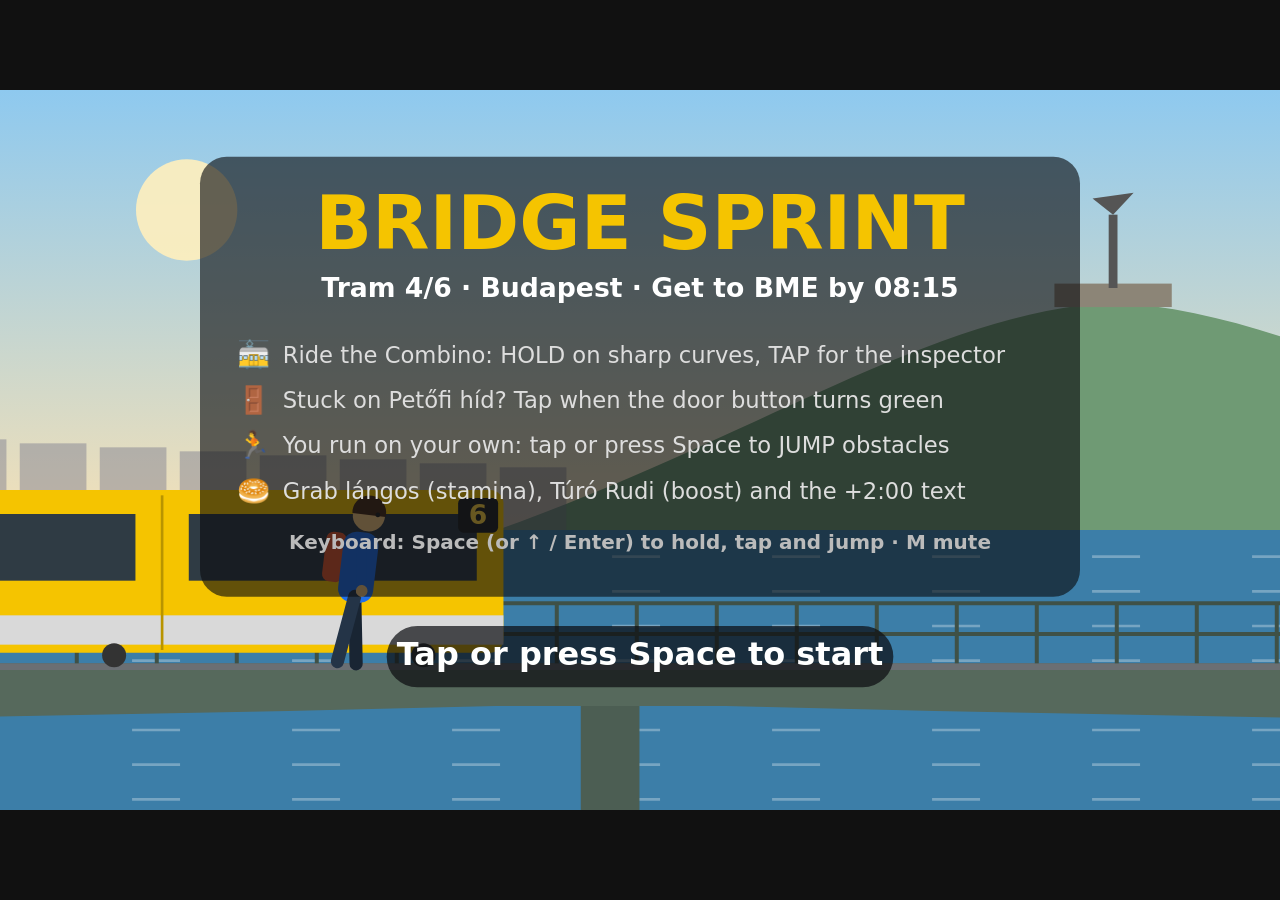
<file: BKV_game/bridge_sprint/index.html>
<!doctype html>
<html lang="en">
<head>
  <meta charset="utf-8">
  <meta name="viewport" content="width=device-width, initial-scale=1, maximum-scale=1, user-scalable=no, viewport-fit=cover">
  <meta name="theme-color" content="#f5c400">
  <title>Bridge Sprint</title>
  <style>
    html, body {
      margin: 0;
      height: 100%;
      background: #111;
      overflow: hidden;
      touch-action: none;
      -webkit-user-select: none;
      user-select: none;
      -webkit-tap-highlight-color: transparent;
    }
    body {
      display: flex;
      flex-direction: column;
      align-items: center;
      justify-content: center;
      gap: 16px;
    }
    .rotate {
      display: none;
      color: #bbb;
      font: 600 15px system-ui, -apple-system, "Segoe UI", Roboto, sans-serif;
      text-align: center;
      padding: 0 16px;
    }
    @media (orientation: portrait) and (max-width: 700px) {
      .rotate { display: block; }
    }
    canvas {
      display: block;
      background: #222;
      touch-action: none;
      outline: none;
    }
  </style>
</head>
<body>
  <canvas id="game" aria-label="Bridge Sprint: ride tram 4/6 and run to BME before class starts"></canvas>
  <p class="rotate">Turn your phone sideways for a bigger view 🔄</p>
  <script src="game.js"></script>
</body>
</html>
</file>
<file: cocktail-flow/styles.css>
:root {
  --bg: #14121c;
  --surface: #1e1b29;
  --surface-2: #282437;
  --border: #37314b;
  --text: #f3f0fa;
  --muted: #a39cb8;
  --accent: #ff7a59;
  --accent-2: #ffb347;
  --ok: #4fd1a5;
  --radius: 14px;

  --c-red: #e2474b; --c-pink: #f06eaa; --c-orange: #f7913d; --c-yellow: #f5cf4a;
  --c-green: #6cc24a; --c-blue: #3b9df8; --c-brown: #8d5a3b; --c-white: #eee9dd; --c-clear: #b8d8e8;
}

* { box-sizing: border-box; }

body {
  margin: 0;
  background: var(--bg);
  color: var(--text);
  font-family: system-ui, -apple-system, "Segoe UI", Roboto, sans-serif;
  line-height: 1.5;
}

a { color: var(--accent-2); }

/* Header */
.site-header {
  position: sticky; top: 0; z-index: 10;
  display: flex; align-items: center; justify-content: space-between; flex-wrap: wrap; gap: 12px;
  padding: 14px 24px;
  background: rgba(20, 18, 28, .92);
  backdrop-filter: blur(8px);
  border-bottom: 1px solid var(--border);
}
.brand { display: flex; align-items: center; gap: 8px; color: var(--text); text-decoration: none; font-size: 1.3rem; }
.brand strong { color: var(--accent); }
.brand-mark { font-size: 1.5rem; }
.main-nav { display: flex; gap: 4px; flex-wrap: wrap; }
.main-nav a {
  color: var(--muted); text-decoration: none; padding: 8px 14px; border-radius: 999px; font-weight: 500;
}
.main-nav a:hover { color: var(--text); background: var(--surface-2); }
.main-nav a.active { color: #1a1320; background: var(--accent); }

main { max-width: 1200px; margin: 0 auto; padding: 0 16px 48px; }

.hero { text-align: center; padding: 36px 0 20px; }
.hero h1 { margin: 0 0 6px; font-size: clamp(1.8rem, 4vw, 2.6rem); }
.hero p { margin: 0; color: var(--muted); }

.search {
  margin-top: 20px; width: min(520px, 100%);
  padding: 12px 18px; border-radius: 999px; border: 1px solid var(--border);
  background: var(--surface); color: var(--text); font-size: 1rem;
}
.search:focus { outline: 2px solid var(--accent); }

/* Category tabs & chips */
.category-tabs { display: flex; justify-content: center; gap: 6px; flex-wrap: wrap; margin: 12px 0; }
.category-tabs button, .chip {
  font: inherit; cursor: pointer; border: 1px solid var(--border);
  background: var(--surface); color: var(--muted); border-radius: 999px; padding: 7px 16px;
}
.category-tabs button.active { background: var(--text); color: var(--bg); border-color: var(--text); }
.chips { display: flex; justify-content: center; gap: 8px; flex-wrap: wrap; margin-bottom: 12px; }
.chip:hover { color: var(--text); border-color: var(--muted); }
.chip.active { background: var(--accent); color: #1a1320; border-color: var(--accent); }
.chip .count { opacity: .7; font-size: .85em; margin-left: 4px; }

.result-count { color: var(--muted); text-align: center; margin: 4px 0 16px; }

/* Cocktail grid */
.grid { display: grid; grid-template-columns: repeat(auto-fill, minmax(200px, 1fr)); gap: 16px; margin-bottom: 28px; }
.card {
  background: var(--surface); border: 1px solid var(--border); border-radius: var(--radius);
  overflow: hidden; cursor: pointer; text-align: left; font: inherit; color: inherit; padding: 0;
  transition: transform .15s, border-color .15s;
}
.card:hover { transform: translateY(-3px); border-color: var(--accent); }
.card-art {
  height: 110px; display: grid; place-items: center; font-size: 3rem;
  background: radial-gradient(circle at 50% 70%, var(--drink), transparent 70%), var(--surface-2);
}
.card-body { padding: 12px 14px 14px; }
.card-body h3 { margin: 0 0 4px; font-size: 1.05rem; }
.card-meta { color: var(--muted); font-size: .85rem; }
.card-missing { margin-top: 6px; font-size: .85rem; color: var(--accent-2); }

.tag { display: inline-block; font-size: .75rem; padding: 2px 8px; border-radius: 999px; background: var(--surface-2); color: var(--muted); margin: 2px 4px 2px 0; }

.empty { color: var(--muted); padding: 20px; background: var(--surface); border: 1px dashed var(--border); border-radius: var(--radius); grid-column: 1 / -1; }

/* My Bar layout */
.bar-layout { display: grid; grid-template-columns: 320px 1fr; gap: 24px; align-items: start; }
@media (max-width: 800px) { .bar-layout { grid-template-columns: 1fr; } }

.ingredient-panel {
  position: sticky; top: 80px; max-height: calc(100vh - 100px); overflow-y: auto;
  background: var(--surface); border: 1px solid var(--border); border-radius: var(--radius); padding: 16px;
}
@media (max-width: 800px) { .ingredient-panel { position: static; max-height: 420px; } }
.panel-top { display: flex; justify-content: space-between; align-items: center; gap: 8px; margin-bottom: 8px; }
.panel-top h2 { margin: 0; font-size: 1.1rem; }
.link-btn { background: none; border: none; color: var(--accent-2); cursor: pointer; font: inherit; padding: 0; }
.ing-filter {
  width: 100%; padding: 8px 12px; border-radius: 8px; border: 1px solid var(--border);
  background: var(--surface-2); color: var(--text); margin-bottom: 8px; font: inherit;
}
.pantry-toggle { display: flex; gap: 8px; align-items: center; color: var(--muted); font-size: .9rem; margin-bottom: 8px; }
.ing-group h3 { font-size: .8rem; text-transform: uppercase; letter-spacing: .08em; color: var(--muted); margin: 14px 0 6px; }
.ing-list { display: flex; flex-wrap: wrap; gap: 6px; }
.ing-list .chip { padding: 4px 11px; font-size: .88rem; }

.bar-results h2 { display: flex; align-items: center; gap: 10px; font-size: 1.25rem; margin-top: 0; }
.pill { background: var(--ok); color: #0c2a20; border-radius: 999px; padding: 1px 10px; font-size: .9rem; }
.pill.muted { background: var(--accent-2); color: #2b1a00; }

/* Shopping */
.shop-status { color: var(--muted); margin: 0 0 16px; }
.shop-cards { display: grid; gap: 18px; }
.shop-card {
  background: var(--surface); border: 1px solid var(--border); border-radius: var(--radius); padding: 20px;
  border-top: 4px solid var(--accent);
}
.shop-card:nth-child(2) { border-top-color: var(--ok); }
.shop-card:nth-child(3) { border-top-color: var(--c-blue); }
.shop-card h2 { margin: 0 0 4px; font-size: 1.25rem; }
.shop-card .sub { color: var(--muted); margin: 0 0 14px; }
.buy-list { display: flex; flex-wrap: wrap; gap: 8px; margin-bottom: 12px; }
.buy-item { background: var(--surface-2); border: 1px solid var(--border); border-radius: 10px; padding: 8px 12px; }
.buy-item strong { display: block; }
.buy-item span { color: var(--muted); font-size: .85rem; }
.unlocks { font-size: .95rem; }
.unlocks .link-btn { text-decoration: underline; }
.single-row { display: flex; justify-content: space-between; gap: 12px; padding: 10px 0; border-top: 1px solid var(--border); flex-wrap: wrap; }
.single-row:first-of-type { border-top: none; }
.add-btn {
  font: inherit; cursor: pointer; border: none; border-radius: 999px; padding: 6px 14px;
  background: var(--accent); color: #1a1320; font-weight: 600;
}

/* Recipe dialog */
.recipe-dialog {
  width: min(560px, calc(100vw - 32px)); border: 1px solid var(--border); border-radius: var(--radius);
  background: var(--surface); color: var(--text); padding: 0;
}
.recipe-dialog::backdrop { background: rgba(0, 0, 0, .65); }
.recipe-head { padding: 24px 24px 16px; background: radial-gradient(circle at 85% 30%, var(--drink), transparent 55%), var(--surface-2); position: relative; }
.recipe-head h2 { margin: 0 0 6px; font-size: 1.7rem; }
.close-btn { position: absolute; top: 12px; right: 12px; background: var(--surface); color: var(--text); border: 1px solid var(--border); border-radius: 999px; width: 34px; height: 34px; cursor: pointer; font-size: 1.1rem; }
.recipe-body { padding: 16px 24px 24px; }
.recipe-body h3 { font-size: .8rem; text-transform: uppercase; letter-spacing: .08em; color: var(--muted); margin: 16px 0 6px; }
.recipe-ings { list-style: none; padding: 0; margin: 0; }
.recipe-ings li { display: flex; justify-content: space-between; padding: 6px 0; border-bottom: 1px solid var(--border); }
.recipe-ings li.have::before { content: "✓ "; color: var(--ok); }
.recipe-ings li.missing { color: var(--accent-2); }
.recipe-ings li span:last-child { color: var(--muted); }

.site-footer { text-align: center; color: var(--muted); padding: 24px; border-top: 1px solid var(--border); font-size: .9rem; }
</file>
